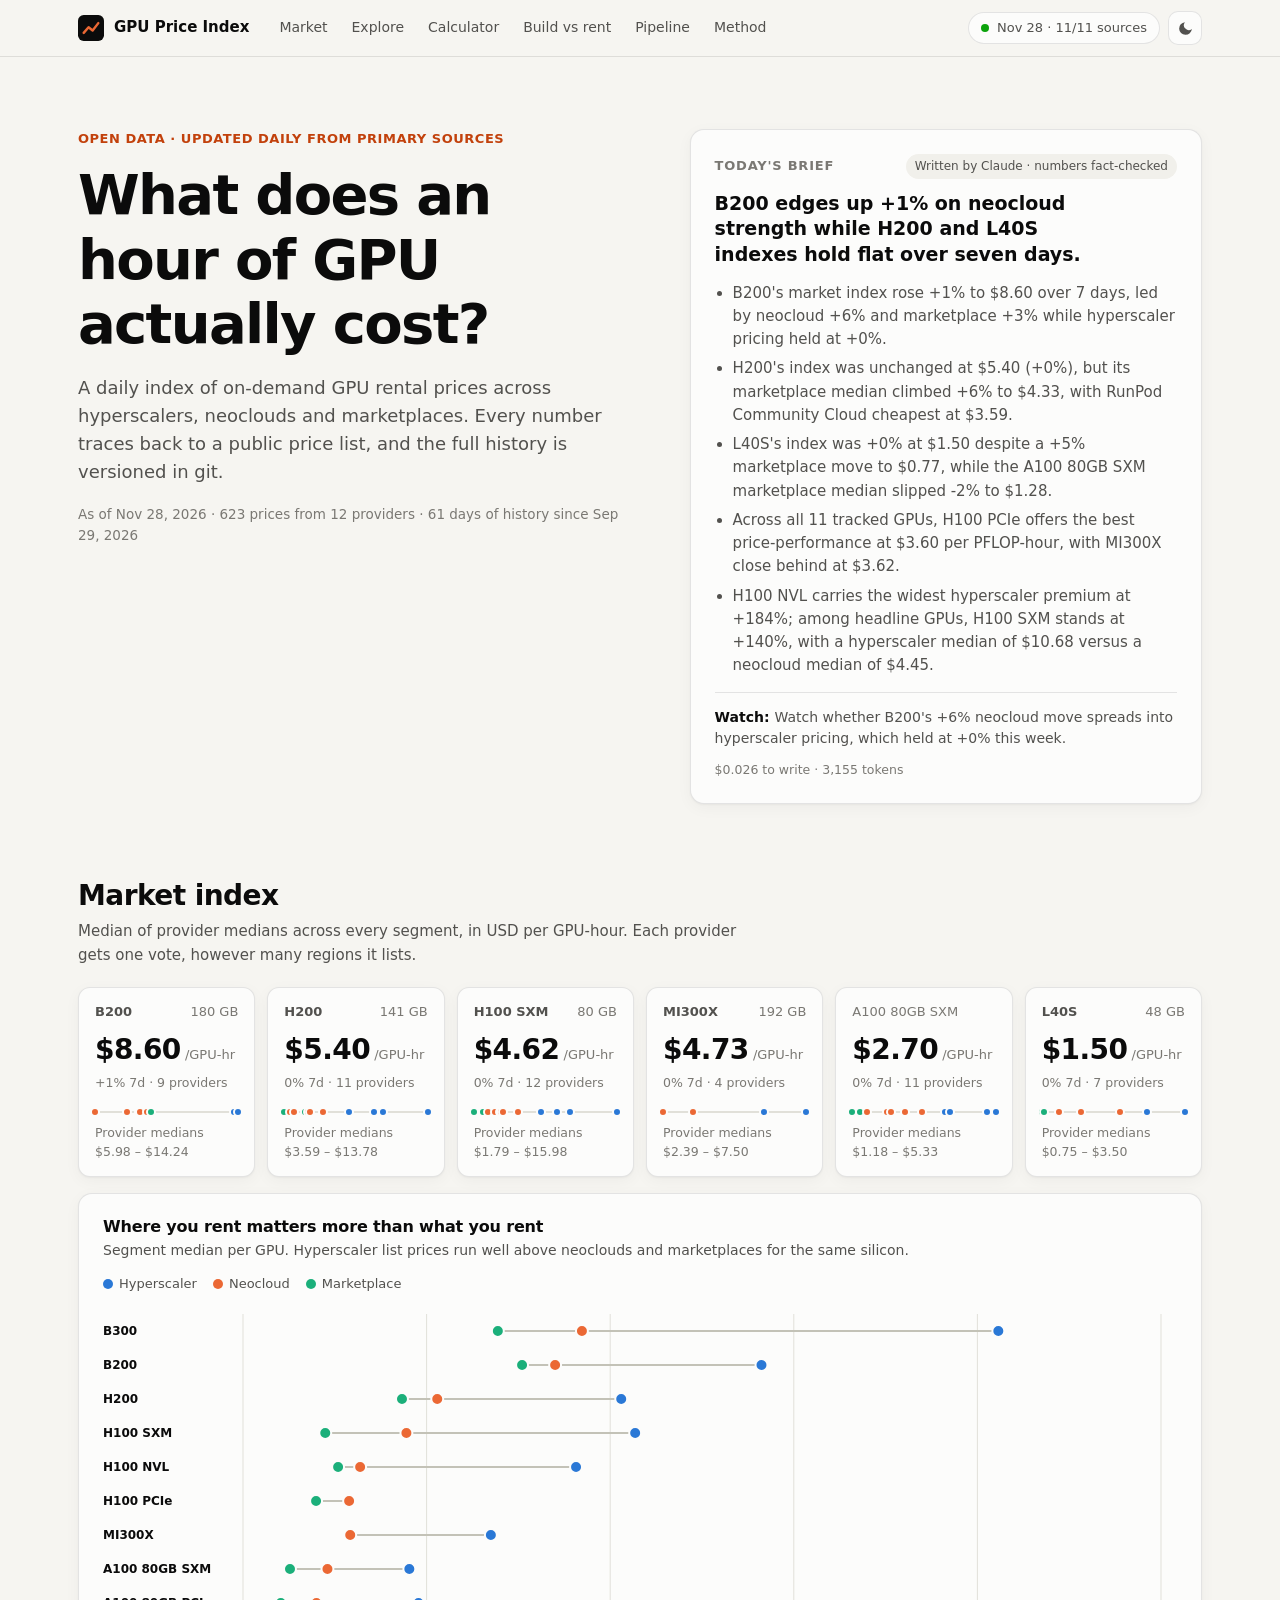
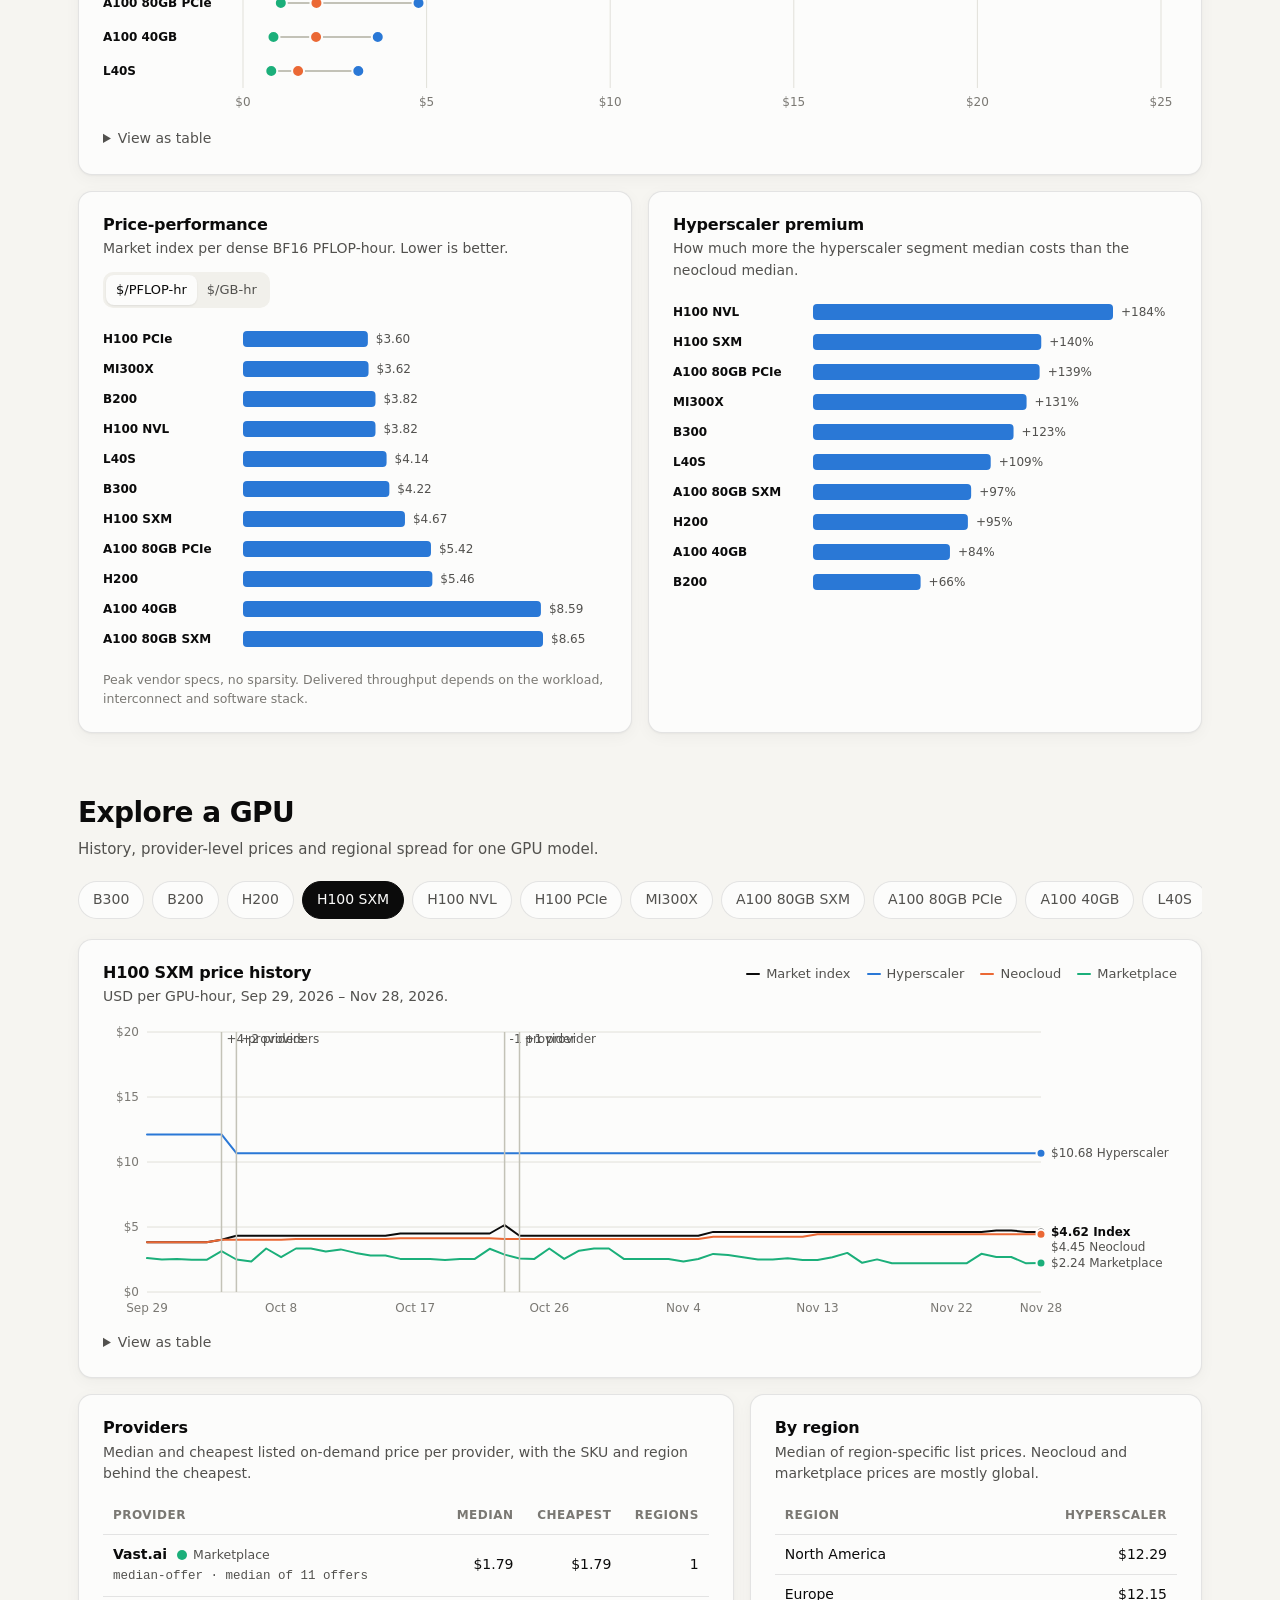
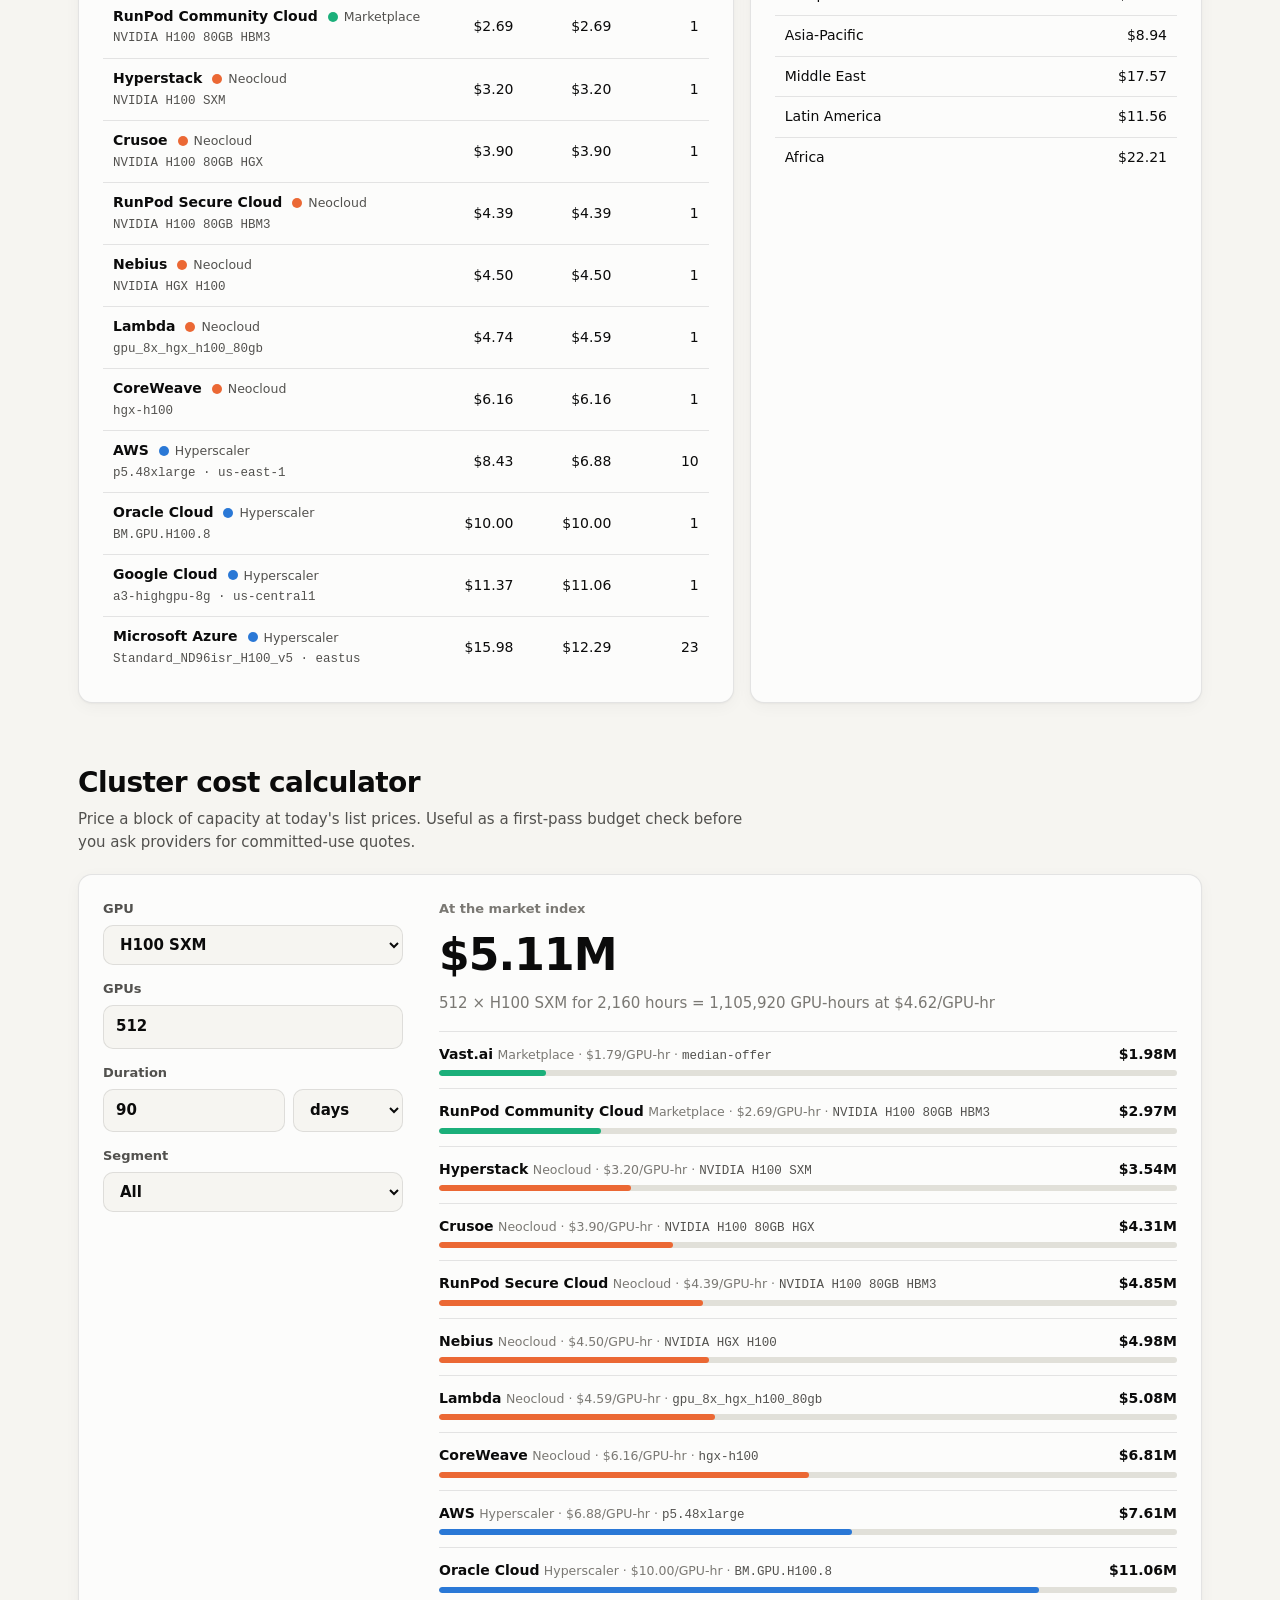
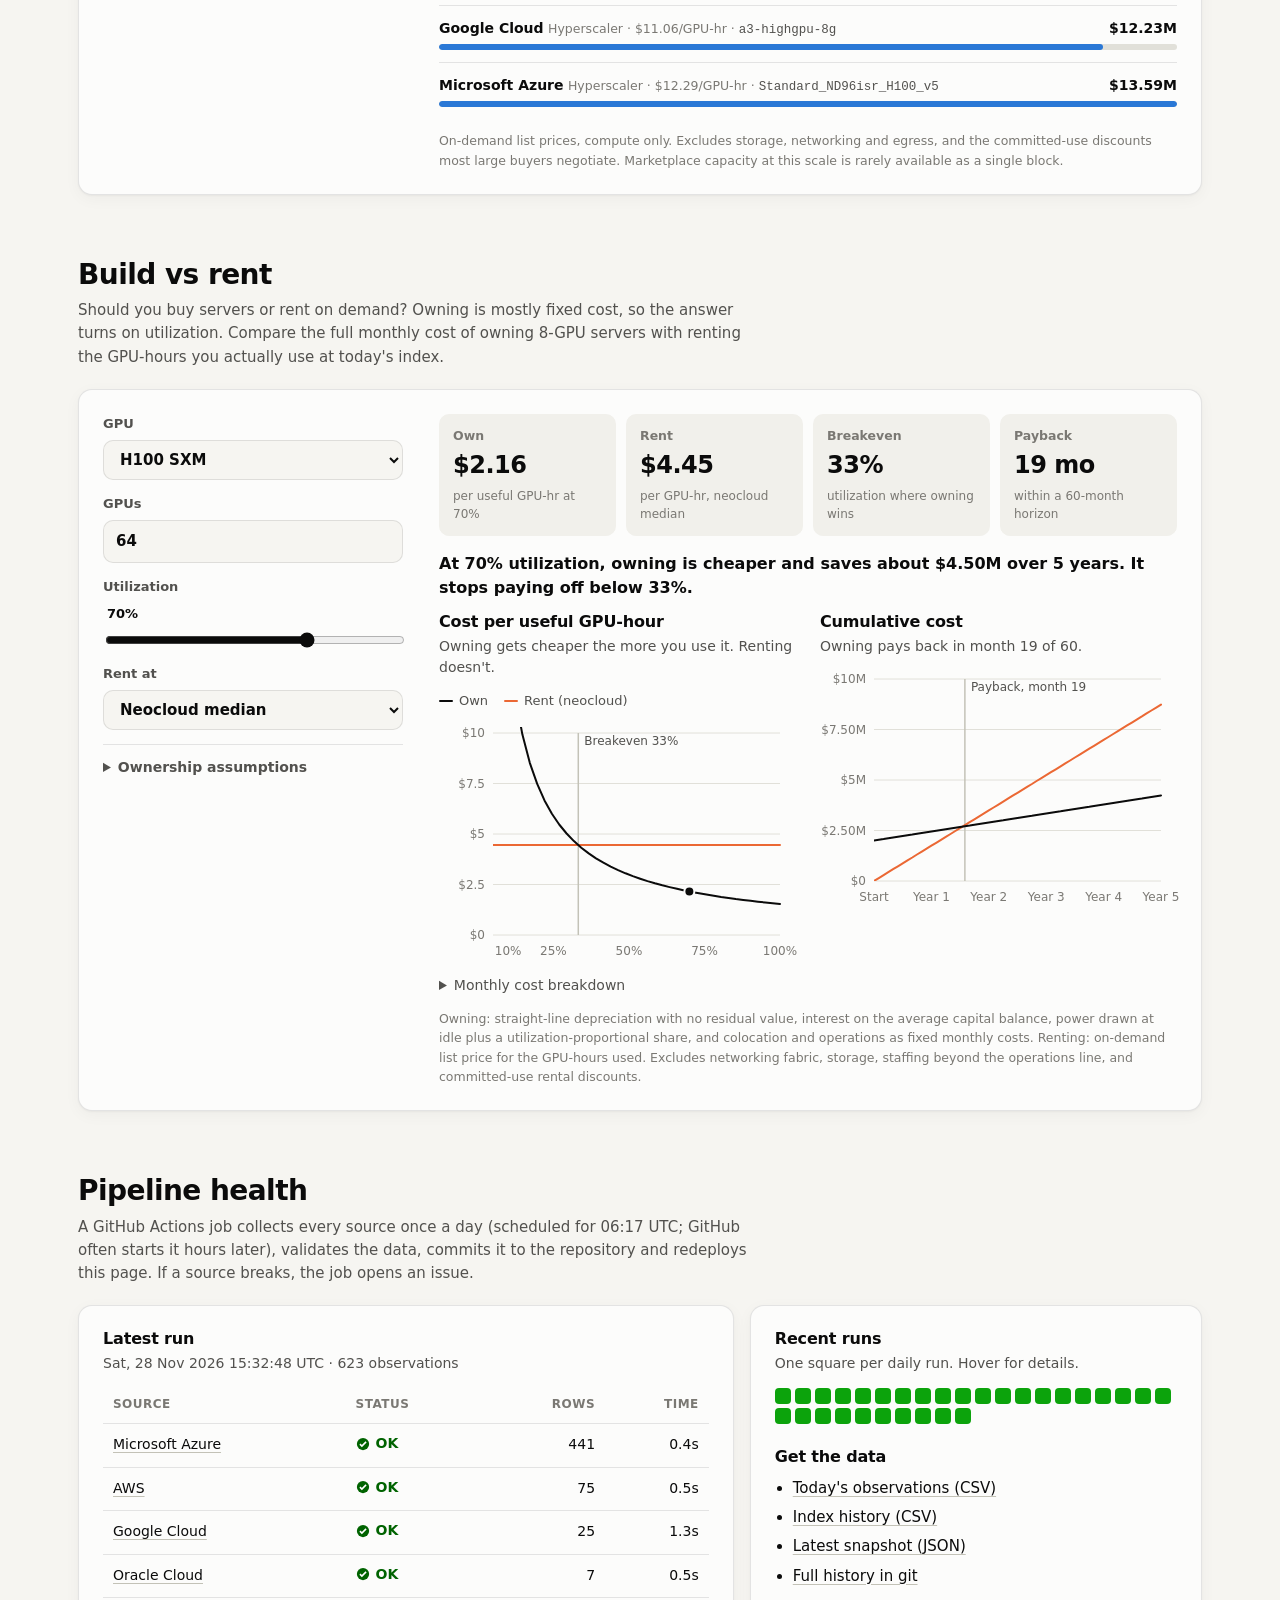
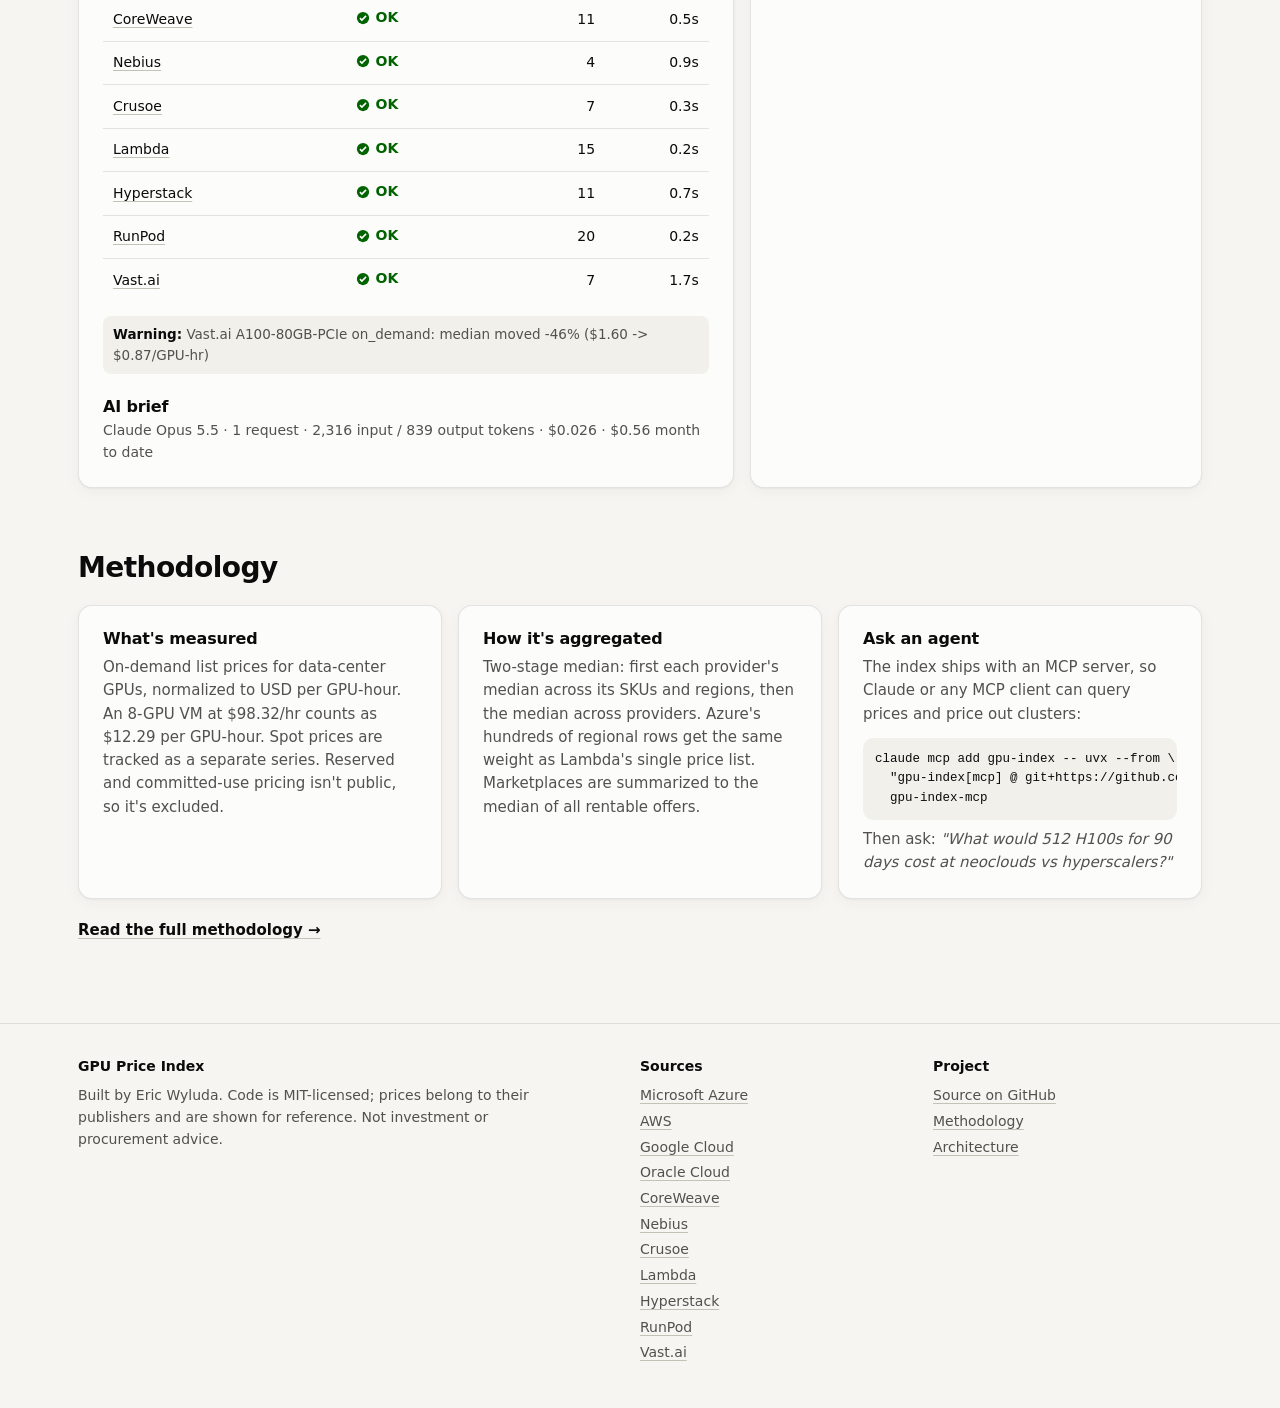
<file: site/index.html>
<!doctype html>
<html lang="en">
<head>
  <meta charset="utf-8">
  <meta name="viewport" content="width=device-width, initial-scale=1">
  <title>GPU Price Index</title>
  <meta name="description" content="An open, daily index of GPU rental prices across hyperscalers, neoclouds and marketplaces, built from primary sources.">
  <meta property="og:title" content="GPU Price Index">
  <meta property="og:description" content="Daily H100, H200, B200, MI300X and A100 rental prices from 12 providers across hyperscalers, neoclouds and marketplaces, with history, a cluster cost calculator and build-vs-rent analysis.">
  <meta property="og:type" content="website">
  <meta property="og:url" content="https://ewyluda.github.io/gpu-price-index/">
  <meta property="og:image" content="https://ewyluda.github.io/gpu-price-index/og.png">
  <meta property="og:image:width" content="1280">
  <meta property="og:image:height" content="640">
  <meta property="og:image:alt" content="GPU Price Index: what does an hour of GPU actually cost?">
  <meta name="twitter:card" content="summary_large_image">
  <link rel="canonical" href="https://ewyluda.github.io/gpu-price-index/">
  <link rel="icon" href="data:image/svg+xml,%3Csvg xmlns='http://www.w3.org/2000/svg' viewBox='0 0 32 32'%3E%3Crect width='32' height='32' rx='7' fill='%230b0b0b'/%3E%3Cpath d='M7 22l6-7 5 4 7-9' stroke='%23eb6834' stroke-width='3' fill='none' stroke-linecap='round' stroke-linejoin='round'/%3E%3C/svg%3E">
  <link rel="stylesheet" href="styles.css">
  <script>
    try {
      const t = new URLSearchParams(location.search).get("theme") || localStorage.getItem("theme");
      if (t === "light" || t === "dark") document.documentElement.dataset.theme = t;
    } catch (_) {}
  </script>
  <script type="module" src="app.js"></script>
</head>
<body>
  <a class="skip" href="#main">Skip to content</a>
  <header class="topbar">
    <div class="wrap topbar-inner">
      <a class="brand" href="#top" aria-label="GPU Price Index home">
        <svg viewBox="0 0 32 32" aria-hidden="true"><rect width="32" height="32" rx="7"/><path d="M7 22l6-7 5 4 7-9"/></svg>
        <span>GPU Price Index</span>
      </a>
      <nav class="nav" aria-label="Sections">
        <a href="#market">Market</a>
        <a href="#explore">Explore</a>
        <a href="#calculator">Calculator</a>
        <a href="#own">Build vs rent</a>
        <a href="#pipeline">Pipeline</a>
        <a href="#method">Method</a>
      </nav>
      <div class="topbar-right">
        <a id="status-pill" class="pill" href="#pipeline"><span class="dot"></span><span>Loading…</span></a>
        <button id="theme-toggle" class="icon-btn" type="button" aria-label="Toggle dark mode">
          <svg viewBox="0 0 24 24" aria-hidden="true"><path d="M21 12.8A9 9 0 1 1 11.2 3a7 7 0 0 0 9.8 9.8z"/></svg>
        </button>
      </div>
    </div>
  </header>

  <main id="main">
    <section class="hero wrap" id="top">
      <div class="hero-copy">
        <p class="eyebrow">Open data · updated daily from primary sources</p>
        <h1>What does an hour of GPU actually cost?</h1>
        <p class="lede">A daily index of on-demand GPU rental prices across hyperscalers, neoclouds and marketplaces. Every number traces back to a public price list, and the full history is versioned in git.</p>
        <p class="asof" id="asof"></p>
      </div>
      <article class="brief card" id="brief" aria-live="polite">
        <div class="brief-head">
          <h2>Today's brief</h2>
          <span class="badge" id="brief-badge"></span>
        </div>
        <p class="brief-headline" id="brief-headline"></p>
        <ul id="brief-bullets"></ul>
        <p class="brief-watch" id="brief-watch"></p>
        <p class="brief-cost" id="brief-cost" hidden></p>
      </article>
    </section>

    <section class="wrap section" id="market" aria-labelledby="market-title">
      <div class="section-head">
        <h2 id="market-title">Market index</h2>
        <p>Median of provider medians across every segment, in USD per GPU-hour. Each provider gets one vote, however many regions it lists.</p>
      </div>
      <div class="tiles" id="tiles"></div>

      <div class="card chart-card">
        <div class="chart-head">
          <div>
            <h3>Where you rent matters more than what you rent</h3>
            <p class="sub">Segment median per GPU. Hyperscaler list prices run well above neoclouds and marketplaces for the same silicon.</p>
          </div>
          <div class="legend" aria-hidden="true">
            <span><i class="sw sw-hyperscaler"></i>Hyperscaler</span>
            <span><i class="sw sw-neocloud"></i>Neocloud</span>
            <span><i class="sw sw-marketplace"></i>Marketplace</span>
          </div>
        </div>
        <div id="ladder" class="chart" role="img" aria-label="Dot plot of segment prices per GPU"></div>
        <details class="table-view"><summary>View as table</summary><div id="ladder-table"></div></details>
      </div>

      <div class="grid-2">
        <div class="card chart-card">
          <div class="chart-head">
            <div>
              <h3>Price-performance</h3>
              <p class="sub" id="perf-sub">Market index per dense BF16 PFLOP-hour. Lower is better.</p>
            </div>
            <div class="seg-control" role="group" aria-label="Price-performance metric">
              <button type="button" data-metric="pflop" aria-pressed="true">$/PFLOP-hr</button>
              <button type="button" data-metric="memory" aria-pressed="false">$/GB-hr</button>
            </div>
          </div>
          <div id="perf" class="chart"></div>
          <p class="footnote">Peak vendor specs, no sparsity. Delivered throughput depends on the workload, interconnect and software stack.</p>
        </div>
        <div class="card chart-card">
          <div class="chart-head">
            <div>
              <h3>Hyperscaler premium</h3>
              <p class="sub">How much more the hyperscaler segment median costs than the neocloud median.</p>
            </div>
          </div>
          <div id="premium" class="chart"></div>
        </div>
      </div>
    </section>

    <section class="wrap section" id="explore" aria-labelledby="explore-title">
      <div class="section-head">
        <h2 id="explore-title">Explore a GPU</h2>
        <p>History, provider-level prices and regional spread for one GPU model.</p>
      </div>
      <div class="filter-row" role="radiogroup" aria-label="GPU model" id="gpu-picker"></div>

      <div class="card chart-card">
        <div class="chart-head">
          <div>
            <h3 id="history-title">Price history</h3>
            <p class="sub" id="history-sub"></p>
          </div>
          <div class="legend" id="history-legend" aria-hidden="true"></div>
        </div>
        <div id="history" class="chart"></div>
        <details class="table-view"><summary>View as table</summary><div id="history-table"></div></details>
      </div>

      <div class="grid-2 grid-wide-left">
        <div class="card">
          <h3>Providers</h3>
          <p class="sub">Median and cheapest listed on-demand price per provider, with the SKU and region behind the cheapest.</p>
          <div class="table-wrap" id="providers"></div>
        </div>
        <div class="card">
          <h3>By region</h3>
          <p class="sub">Median of region-specific list prices. Neocloud and marketplace prices are mostly global.</p>
          <div class="table-wrap" id="regional"></div>
        </div>
      </div>
    </section>

    <section class="wrap section" id="calculator" aria-labelledby="calc-title">
      <div class="section-head">
        <h2 id="calc-title">Cluster cost calculator</h2>
        <p>Price a block of capacity at today's list prices. Useful as a first-pass budget check before you ask providers for committed-use quotes.</p>
      </div>
      <div class="card calc">
        <form id="calc-form" class="calc-form" autocomplete="off">
          <label>GPU<select id="calc-gpu" name="gpu"></select></label>
          <label>GPUs<input id="calc-count" name="count" type="number" inputmode="numeric" min="1" step="1" value="512"></label>
          <label>Duration
            <span class="joined">
              <input id="calc-duration" name="duration" type="number" inputmode="decimal" min="1" step="1" value="90">
              <select id="calc-unit" name="unit">
                <option value="1">hours</option>
                <option value="24" selected>days</option>
                <option value="730">months</option>
              </select>
            </span>
          </label>
          <label>Segment
            <select id="calc-segment" name="segment">
              <option value="">All</option>
              <option value="hyperscaler">Hyperscaler</option>
              <option value="neocloud">Neocloud</option>
              <option value="marketplace">Marketplace</option>
            </select>
          </label>
        </form>
        <div class="calc-result">
          <div class="calc-hero">
            <span class="label">At the market index</span>
            <strong id="calc-total"></strong>
            <span class="muted" id="calc-detail"></span>
          </div>
          <div id="calc-quotes"></div>
          <p class="footnote">On-demand list prices, compute only. Excludes storage, networking and egress, and the committed-use discounts most large buyers negotiate. Marketplace capacity at this scale is rarely available as a single block.</p>
        </div>
      </div>
    </section>

    <section class="wrap section" id="own" aria-labelledby="own-title">
      <div class="section-head">
        <h2 id="own-title">Build vs rent</h2>
        <p>Should you buy servers or rent on demand? Owning is mostly fixed cost, so the answer turns on utilization. Compare the full monthly cost of owning 8-GPU servers with renting the GPU-hours you actually use at today's index.</p>
      </div>
      <div class="card calc">
        <form id="own-form" class="calc-form" autocomplete="off">
          <label>GPU<select id="own-gpu" name="gpu"></select></label>
          <label>GPUs<input id="own-count" name="count" type="number" inputmode="numeric" min="1" step="8" value="64"></label>
          <label>Utilization <output id="own-util-out" for="own-util">70%</output>
            <input id="own-util" name="util" type="range" min="5" max="100" step="1" value="70">
          </label>
          <label>Rent at
            <select id="own-segment" name="segment">
              <option value="neocloud">Neocloud median</option>
              <option value="index">Market index</option>
              <option value="hyperscaler">Hyperscaler median</option>
              <option value="marketplace">Marketplace median</option>
            </select>
          </label>
          <details class="assumptions">
            <summary>Ownership assumptions</summary>
            <p class="footnote">Server price and power are illustrative placeholders. Enter your vendor quote and contracted rates for a real decision.</p>
            <div class="assumption-grid">
              <label>Server price (8 GPUs)<input data-key="capex_per_server_usd" type="number" min="1000" step="1000"></label>
              <label>Server power (kW)<input data-key="server_kw" type="number" min="0.1" step="0.1"></label>
              <label>Depreciation (years)<input data-key="depreciation_years" type="number" min="1" max="10" step="0.5"></label>
              <label>Cost of capital (%)<input data-key="cost_of_capital" data-pct type="number" min="0" max="50" step="0.5"></label>
              <label>PUE<input data-key="pue" type="number" min="1" max="3" step="0.05"></label>
              <label>Electricity ($/kWh)<input data-key="power_usd_per_kwh" type="number" min="0" step="0.005"></label>
              <label>Colocation ($/kW-month)<input data-key="colo_usd_per_kw_month" type="number" min="0" step="5"></label>
              <label>Operations (% of capex/yr)<input data-key="ops_pct_per_year" data-pct type="number" min="0" max="50" step="0.5"></label>
            </div>
            <button type="button" class="link-btn" id="own-reset">Reset to defaults</button>
          </details>
        </form>
        <div class="calc-result">
          <div class="own-tiles" id="own-tiles"></div>
          <p class="own-verdict" id="own-verdict" aria-live="polite"></p>
          <div class="grid-2 own-charts">
            <div>
              <div class="chart-head">
                <div>
                  <h3>Cost per useful GPU-hour</h3>
                  <p class="sub">Owning gets cheaper the more you use it. Renting doesn't.</p>
                </div>
                <div class="legend" id="own-legend" aria-hidden="true"></div>
              </div>
              <div id="own-curve" class="chart"></div>
            </div>
            <div>
              <div class="chart-head">
                <div>
                  <h3>Cumulative cost</h3>
                  <p class="sub" id="own-cum-sub"></p>
                </div>
              </div>
              <div id="own-cum" class="chart"></div>
            </div>
          </div>
          <details class="table-view"><summary>Monthly cost breakdown</summary><div id="own-breakdown"></div></details>
          <p class="footnote">Owning: straight-line depreciation with no residual value, interest on the average capital balance, power drawn at idle plus a utilization-proportional share, and colocation and operations as fixed monthly costs. Renting: on-demand list price for the GPU-hours used. Excludes networking fabric, storage, staffing beyond the operations line, and committed-use rental discounts.</p>
        </div>
      </div>
    </section>

    <section class="wrap section" id="pipeline" aria-labelledby="pipeline-title">
      <div class="section-head">
        <h2 id="pipeline-title">Pipeline health</h2>
        <p>A GitHub Actions job collects every source once a day (scheduled for 06:17 UTC; GitHub often starts it hours later), validates the data, commits it to the repository and redeploys this page. If a source breaks, the job opens an issue.</p>
      </div>
      <div class="grid-2 grid-wide-left">
        <div class="card">
          <h3>Latest run</h3>
          <p class="sub" id="run-sub"></p>
          <div class="table-wrap" id="sources"></div>
          <div id="validation"></div>
          <h3 class="mt">AI brief</h3>
          <p class="sub" id="ai-usage">No Claude usage recorded for today's brief.</p>
        </div>
        <div class="card">
          <h3>Recent runs</h3>
          <p class="sub">One square per daily run. Hover for details.</p>
          <div id="runs" class="runs"></div>
          <h3 class="mt">Get the data</h3>
          <ul class="downloads">
            <li><a href="data/observations-latest.csv" download>Today's observations (CSV)</a></li>
            <li><a href="data/index-history.csv" download>Index history (CSV)</a></li>
            <li><a href="data/latest.json">Latest snapshot (JSON)</a></li>
            <li><a href="https://github.com/ewyluda/gpu-price-index/tree/main/data/observations">Full history in git</a></li>
          </ul>
        </div>
      </div>
    </section>

    <section class="wrap section" id="method" aria-labelledby="method-title">
      <div class="section-head">
        <h2 id="method-title">Methodology</h2>
      </div>
      <div class="grid-3">
        <div class="card prose">
          <h3>What's measured</h3>
          <p>On-demand list prices for data-center GPUs, normalized to USD per GPU-hour. An 8-GPU VM at $98.32/hr counts as $12.29 per GPU-hour. Spot prices are tracked as a separate series. Reserved and committed-use pricing isn't public, so it's excluded.</p>
        </div>
        <div class="card prose">
          <h3>How it's aggregated</h3>
          <p>Two-stage median: first each provider's median across its SKUs and regions, then the median across providers. Azure's hundreds of regional rows get the same weight as Lambda's single price list. Marketplaces are summarized to the median of all rentable offers.</p>
        </div>
        <div class="card prose">
          <h3>Ask an agent</h3>
          <p>The index ships with an MCP server, so Claude or any MCP client can query prices and price out clusters:</p>
          <pre><code>claude mcp add gpu-index -- uvx --from \
  "gpu-index[mcp] @ git+https://github.com/ewyluda/gpu-price-index" \
  gpu-index-mcp</code></pre>
          <p>Then ask: <em>"What would 512 H100s for 90 days cost at neoclouds vs hyperscalers?"</em></p>
        </div>
      </div>
      <p class="method-link"><a href="https://github.com/ewyluda/gpu-price-index/blob/main/docs/methodology.md">Read the full methodology →</a></p>
    </section>
  </main>

  <footer class="footer">
    <div class="wrap footer-inner">
      <div>
        <strong>GPU Price Index</strong>
        <p>Built by Eric Wyluda. Code is MIT-licensed; prices belong to their publishers and are shown for reference. Not investment or procurement advice.</p>
      </div>
      <div>
        <strong>Sources</strong>
        <ul id="source-links"></ul>
      </div>
      <div>
        <strong>Project</strong>
        <ul>
          <li><a href="https://github.com/ewyluda/gpu-price-index">Source on GitHub</a></li>
          <li><a href="https://github.com/ewyluda/gpu-price-index/blob/main/docs/methodology.md">Methodology</a></li>
          <li><a href="https://github.com/ewyluda/gpu-price-index/blob/main/docs/architecture.md">Architecture</a></li>
        </ul>
      </div>
    </div>
  </footer>
  <div id="tooltip" class="tooltip" role="status" hidden></div>
</body>
</html>
</file>
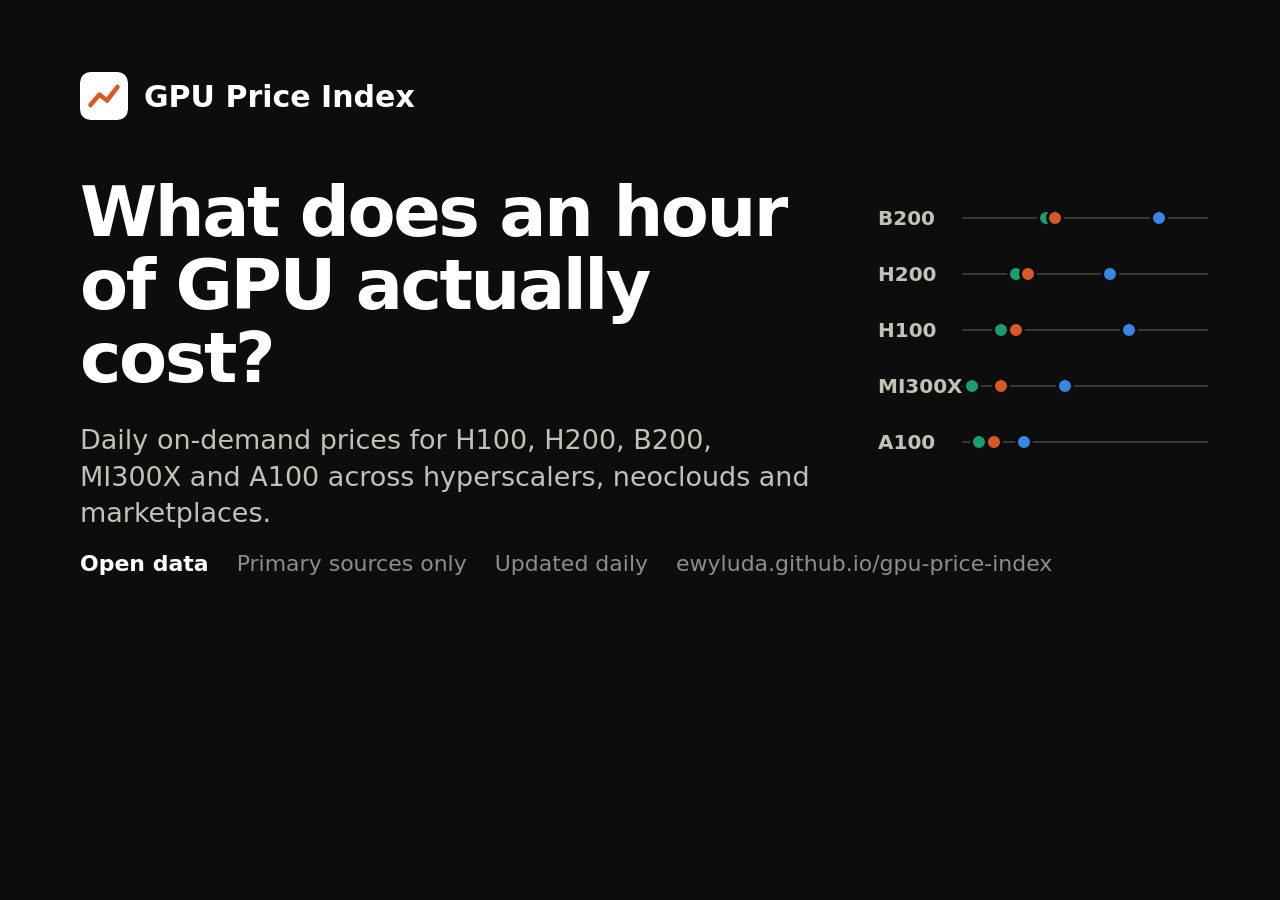
<file: docs/img/social-preview.html>
<!doctype html><html><head><meta charset="utf-8"><style>
*{box-sizing:border-box;margin:0}
body{width:1280px;height:640px;background:#0d0d0d;color:#fff;font-family:system-ui,-apple-system,"Segoe UI",sans-serif;padding:72px 80px;position:relative;overflow:hidden}
.brand{display:flex;align-items:center;gap:16px;font-size:30px;font-weight:700}
.brand svg{width:48px;height:48px}
h1{font-size:70px;line-height:1.04;letter-spacing:-0.035em;font-weight:760;margin-top:56px;max-width:760px}
p{font-size:27px;color:#c3c2b7;margin-top:28px;max-width:740px;line-height:1.35}
.foot{position:absolute;left:80px;bottom:64px;font-size:22px;color:#8f8d86;display:flex;gap:28px}
.foot b{color:#fff;font-weight:600}
.plot{position:absolute;right:72px;top:190px;width:330px}
.row{display:flex;align-items:center;height:56px;position:relative}
.row span{width:84px;font-size:20px;font-weight:650;color:#c3c2b7}
.track{position:relative;flex:1;height:2px;background:#383835}
.track i{position:absolute;top:-8px;width:18px;height:18px;border-radius:50%;border:3px solid #0d0d0d;margin-left:-9px}
.h{background:#3987e5}.n{background:#d95926}.m{background:#199e70}
</style></head><body>
<div class="brand"><svg viewBox="0 0 32 32"><rect width="32" height="32" rx="7" fill="#fff"/><path d="M7 22l6-7 5 4 7-9" stroke="#d95926" stroke-width="3" fill="none" stroke-linecap="round" stroke-linejoin="round"/></svg>GPU Price Index</div>
<h1>What does an hour of GPU actually cost?</h1>
<p>Daily on-demand prices for H100, H200, B200, MI300X and A100 across hyperscalers, neoclouds and marketplaces.</p>
<div class="plot">
 <div class="row"><span>B200</span><div class="track"><i class="m" style="left:34%"></i><i class="n" style="left:38%"></i><i class="h" style="left:80%"></i></div></div>
 <div class="row"><span>H200</span><div class="track"><i class="m" style="left:22%"></i><i class="n" style="left:27%"></i><i class="h" style="left:60%"></i></div></div>
 <div class="row"><span>H100</span><div class="track"><i class="m" style="left:16%"></i><i class="n" style="left:22%"></i><i class="h" style="left:68%"></i></div></div>
 <div class="row"><span>MI300X</span><div class="track"><i class="m" style="left:4%"></i><i class="n" style="left:16%"></i><i class="h" style="left:42%"></i></div></div>
 <div class="row"><span>A100</span><div class="track"><i class="m" style="left:7%"></i><i class="n" style="left:13%"></i><i class="h" style="left:25%"></i></div></div>
</div>
<div class="foot"><span><b>Open data</b></span><span>Primary sources only</span><span>Updated daily</span><span>ewyluda.github.io/gpu-price-index</span></div>
</body></html>
</file>
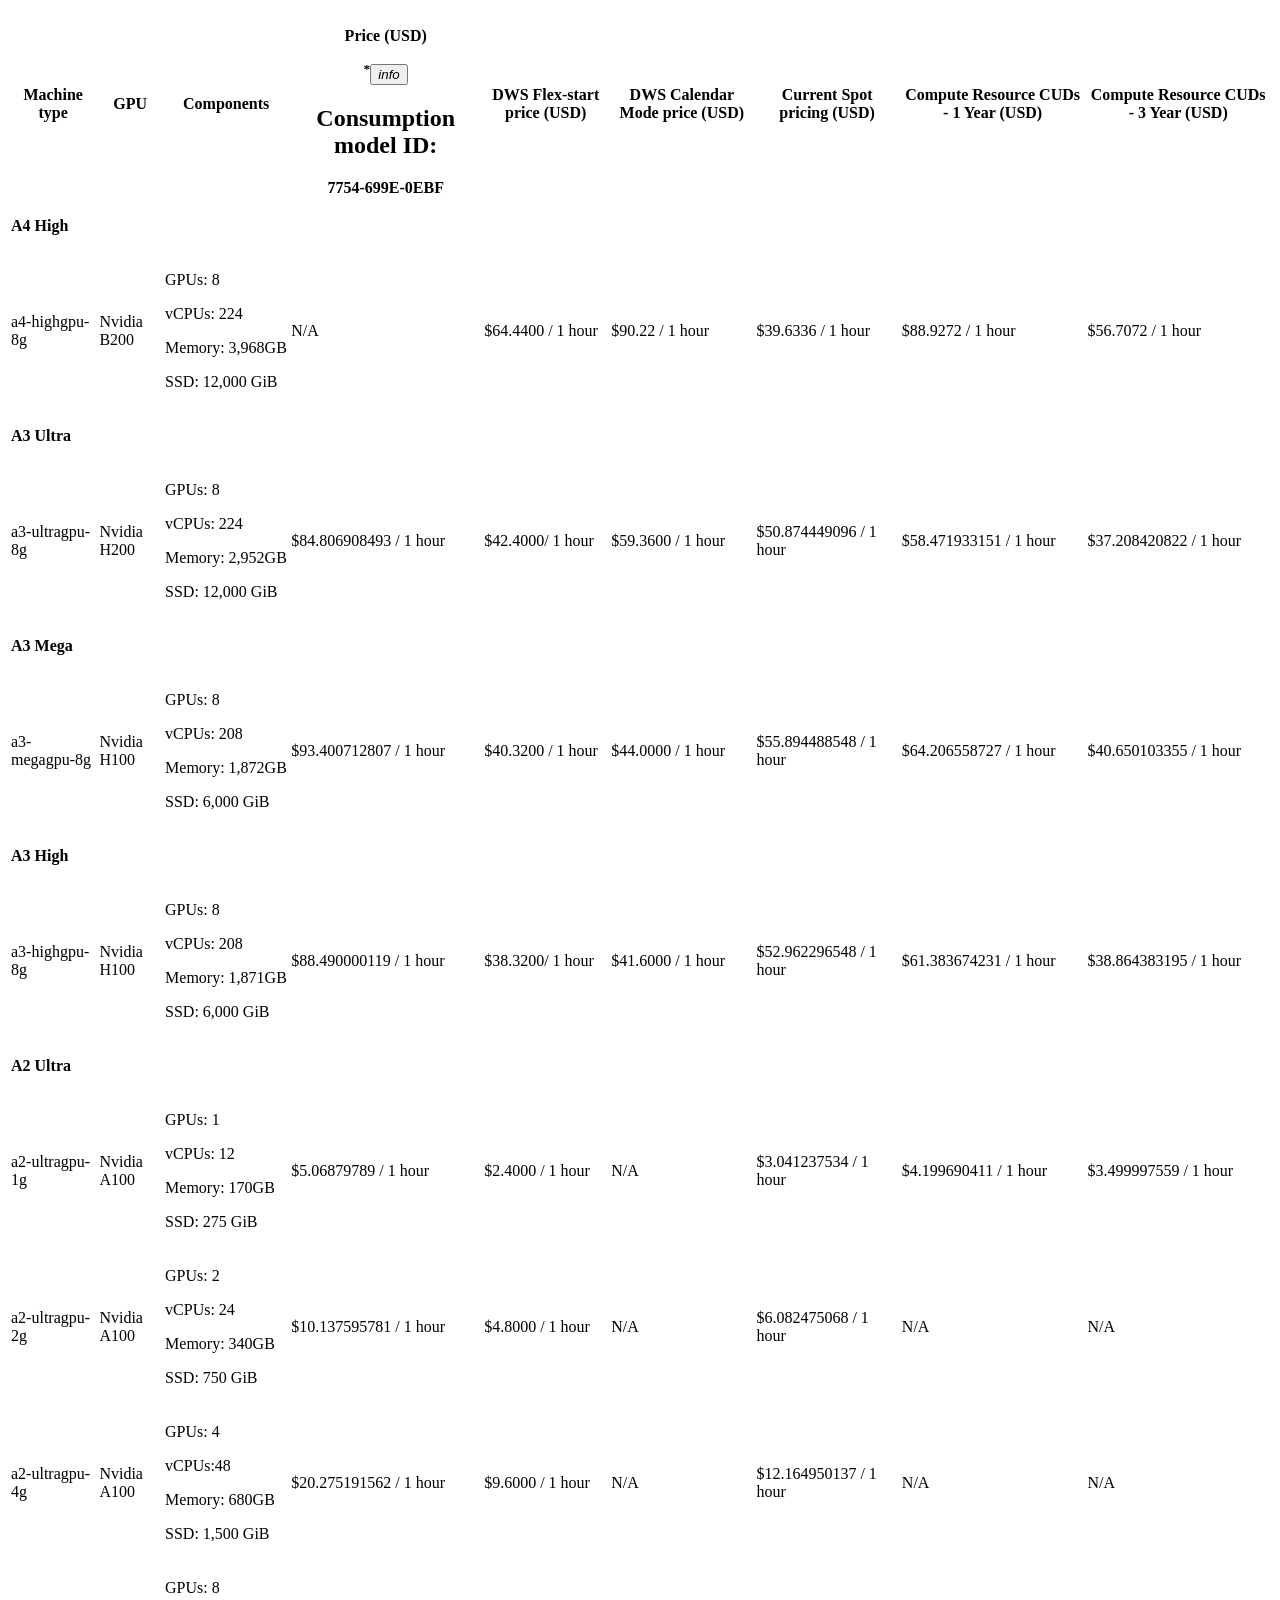
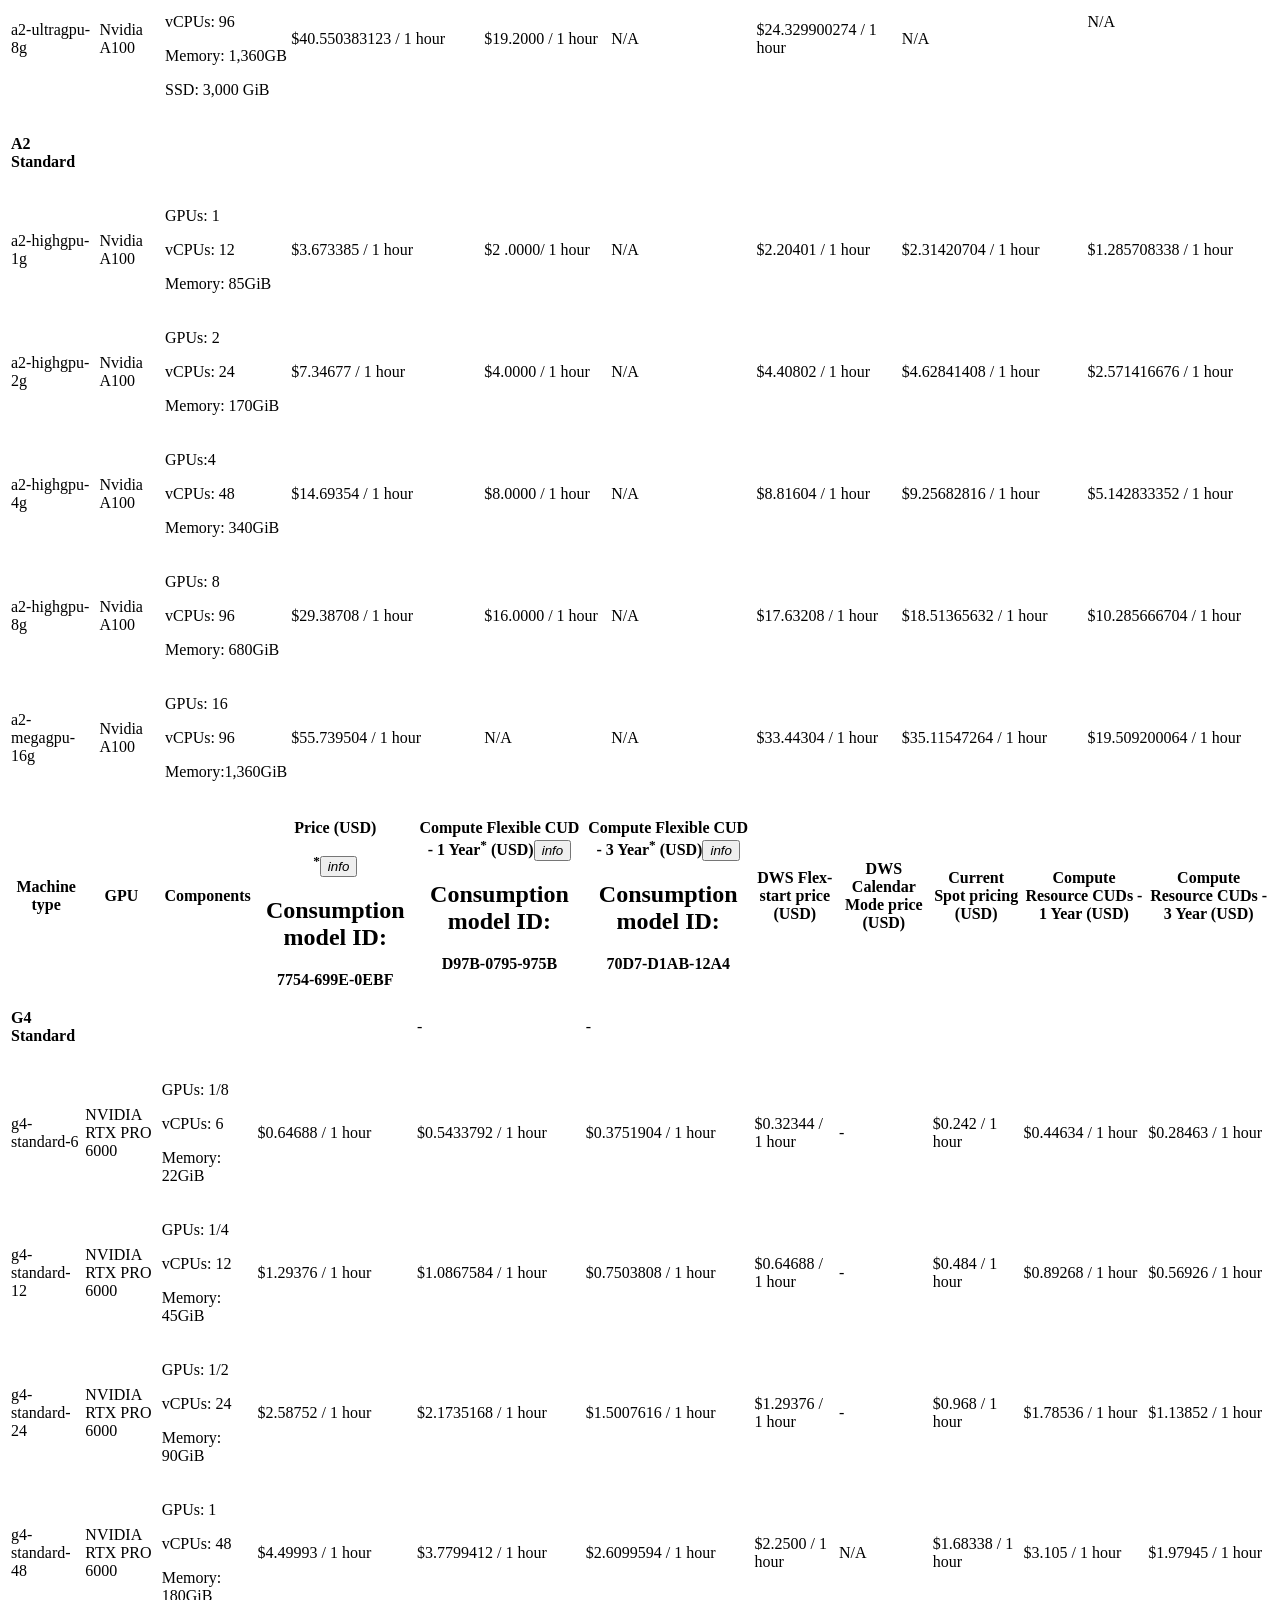
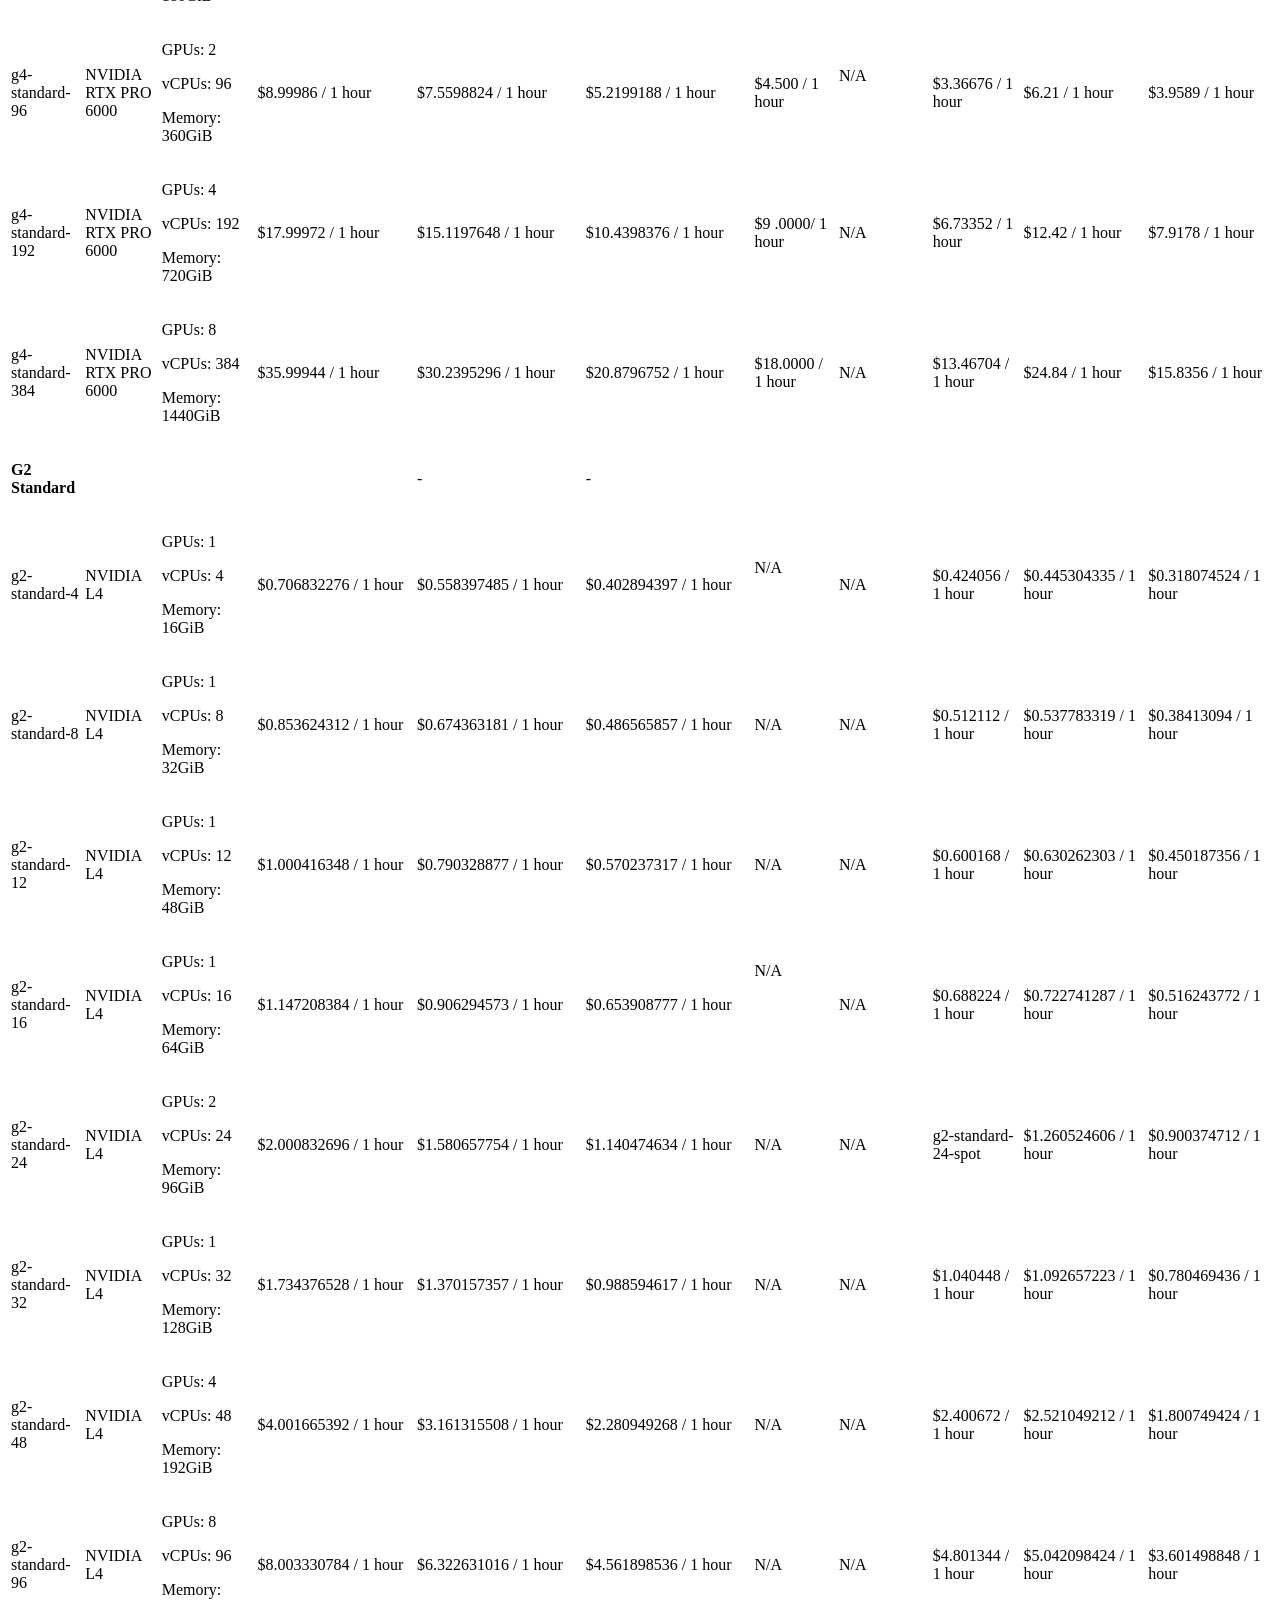
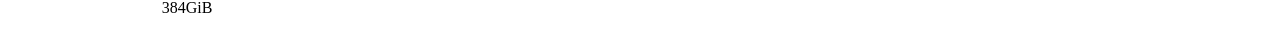
<file: tests/fixtures/gcp.html>
<!doctype html><html><body>
<table class="nooFgd vkBABc SDBnWc"><tr class="YXefId" ssk="15:tableHeaderRow0"><th class="tPeuWb" colspan="1" rowspan="1" ssk="17:tableHeaderCell00"><div class="" data-unique-id="ucj-2"><p>Machine type</p></div></th><th class="tPeuWb" colspan="1" rowspan="1" ssk="17:tableHeaderCell01"><div class="" data-unique-id="ucj-3"><p>GPU</p></div></th><th class="tPeuWb" colspan="1" rowspan="1" ssk="17:tableHeaderCell02"><div class="" data-unique-id="ucj-4"><p>Components</p></div></th><th class="tPeuWb" colspan="1" rowspan="1" ssk="17:tableHeaderCell03"><div class="BzJWme" data-unique-id="ucj-5"><p>Price (USD)</p><sup>*</sup><span class="HPTfYd-suEOdc-sM5MNb-OWXEXe-nzrxxc" data-is-tooltip-wrapper="true"><button aria-label="tooltip" class="pYTkkf-Bz112c-LgbsSe CX709b" data-idom-class="CX709b" data-tooltip-enabled="true" data-tooltip-hoist-to-body="true" data-tooltip-id="ucj-5" data-tooltip-is-persistent="true" data-tooltip-is-rich="true" data-use-native-focus-logic="true" jsaction="click:h5M12e;clickmod:h5M12e;pointerdown:FEiYhc;pointerup:mF5Elf;pointerenter:EX0mI;pointerleave:vpvbp;pointercancel:xyn4sd;contextmenu:xexox;focus:h06R8; blur:zjh6rb;mlnRJb:fLiPzd;" jscontroller="PIVayb"><span class="XjoK4b pYTkkf-Bz112c-UHGRz"></span><span class="UTNHae" jsaction="QBlI0e:u4uo5d;BTifte:aV6zj;nqgE9d:f6959e;fHTtBd:ynrQde" jscontroller="LBaJxb" jsname="m9ZlFb" soy-skip="" ssk="6:RWVI5c"></span><span aria-hidden="true" class="pYTkkf-Bz112c-kBDsod-Rtc0Jf" jsname="S5tZuc"><i aria-hidden="true" class="google-material-icons notranslate">info</i></span><div class="pYTkkf-Bz112c-RLmnJb"></div></button><div class="HPTfYd-suEOdc HPTfYd-suEOdc-OWXEXe-nzrxxc VL18uc" data-mdc-tooltip-persistent="true" data-title-id-disregard="ucj-6" id="ucj-5" jsaction="BfpAHf:TCTP9d;Nwyqre:DsZxZc; transitionend:e204de;" jscontroller="VBl5Ff" jsshadow="" role="status" tabindex="-1"><span class="MMvswb HPTfYd-z59Tgd-cGMI2b-BFbNVe HPTfYd-z59Tgd-OiiCO"><span class="OLCwg"></span></span><div aria-hidden="true" class="HPTfYd-z59Tgd HPTfYd-z59Tgd-OiiCO" jsname="ebgt1d"><span class="MMvswb"><span class="OLCwg"></span></span><h2 class="HPTfYd-MlC99b" id="ucj-6">Consumption model ID:</h2><div class="HPTfYd-IqDDtd" jsslot="">7754-699E-0EBF</div></div></div></span></div></th><th class="tPeuWb" colspan="1" rowspan="1" ssk="17:tableHeaderCell04"><div class="" data-unique-id="ucj-7"><p>DWS Flex-start price (USD)</p></div></th><th class="tPeuWb" colspan="1" rowspan="1" ssk="17:tableHeaderCell05"><div class="" data-unique-id="ucj-8"><p>DWS Calendar Mode price (USD)</p></div></th><th class="tPeuWb" colspan="1" rowspan="1" ssk="17:tableHeaderCell06"><div class="" data-unique-id="ucj-9"><p>Current Spot pricing (USD)</p></div></th><th class="tPeuWb" colspan="1" rowspan="1" ssk="17:tableHeaderCell07"><div class="" data-unique-id="ucj-10"><p>Compute Resource CUDs - 1 Year (USD)</p></div></th><th class="tPeuWb" colspan="1" rowspan="1" ssk="17:tableHeaderCell08"><div class="" data-unique-id="ucj-11"><p>Compute Resource CUDs - 3 Year (USD)</p></div></th></tr><tbody><tr class="YXefId" ssk="9:tableRow0"><td class="dXsTZe" colspan="1" rowspan="1" ssk="11:tableCell00"><p><b>A4 High</b></p></td><td class="dXsTZe" colspan="1" rowspan="1" ssk="11:tableCell01"></td><td class="dXsTZe" colspan="1" rowspan="1" ssk="11:tableCell02"></td><td class="dXsTZe" colspan="1" rowspan="1" ssk="11:tableCell03"></td><td class="dXsTZe" colspan="1" rowspan="1" ssk="11:tableCell04"></td><td class="dXsTZe" colspan="1" rowspan="1" ssk="11:tableCell05"></td><td class="dXsTZe" colspan="1" rowspan="1" ssk="11:tableCell06"></td><td class="dXsTZe" colspan="1" rowspan="1" ssk="11:tableCell07"></td><td class="dXsTZe" colspan="1" rowspan="1" ssk="11:tableCell08"></td></tr><tr class="YXefId" ssk="9:tableRow1"><td class="dXsTZe" colspan="1" rowspan="1" ssk="11:tableCell10"><p>a4-highgpu-8g</p></td><td class="dXsTZe" colspan="1" rowspan="1" ssk="11:tableCell11"><p>Nvidia B200</p></td><td class="dXsTZe" colspan="1" rowspan="1" ssk="11:tableCell12"><p>GPUs: 8</p><p>vCPUs: 224</p><p>Memory: 3,968GB</p><p>SSD: 12,000 GiB</p></td><td class="dXsTZe" colspan="1" rowspan="1" ssk="11:tableCell13"><p>N/A</p></td><td class="dXsTZe" colspan="1" rowspan="1" ssk="11:tableCell14"><p>$64.4400 / 1 hour</p></td><td class="dXsTZe" colspan="1" rowspan="1" ssk="11:tableCell15"><p>$90.22 / 1 hour</p></td><td class="dXsTZe" colspan="1" rowspan="1" ssk="11:tableCell16">$39.6336 / 1 hour</td><td class="dXsTZe" colspan="1" rowspan="1" ssk="11:tableCell17">$88.9272 / 1 hour</td><td class="dXsTZe" colspan="1" rowspan="1" ssk="11:tableCell18">$56.7072 / 1 hour</td></tr><tr class="YXefId" ssk="9:tableRow2"><td class="dXsTZe" colspan="1" rowspan="1" ssk="11:tableCell20"><p><b>A3 Ultra</b></p></td><td class="dXsTZe" colspan="1" rowspan="1" ssk="11:tableCell21"></td><td class="dXsTZe" colspan="1" rowspan="1" ssk="11:tableCell22"></td><td class="dXsTZe" colspan="1" rowspan="1" ssk="11:tableCell23"></td><td class="dXsTZe" colspan="1" rowspan="1" ssk="11:tableCell24"></td><td class="dXsTZe" colspan="1" rowspan="1" ssk="11:tableCell25"></td><td class="dXsTZe" colspan="1" rowspan="1" ssk="11:tableCell26"></td><td class="dXsTZe" colspan="1" rowspan="1" ssk="11:tableCell27"></td><td class="dXsTZe" colspan="1" rowspan="1" ssk="11:tableCell28"></td></tr><tr class="YXefId" ssk="9:tableRow3"><td class="dXsTZe" colspan="1" rowspan="1" ssk="11:tableCell30"><p>a3-ultragpu-8g</p></td><td class="dXsTZe" colspan="1" rowspan="1" ssk="11:tableCell31"><p>Nvidia H200</p></td><td class="dXsTZe" colspan="1" rowspan="1" ssk="11:tableCell32"><p>GPUs: 8</p><p>vCPUs: 224</p><p>Memory: 2,952GB</p><p>SSD: 12,000 GiB</p></td><td class="dXsTZe" colspan="1" rowspan="1" ssk="11:tableCell33">$84.806908493 / 1 hour</td><td class="dXsTZe" colspan="1" rowspan="1" ssk="11:tableCell34"><p>$42.4000/ 1 hour</p></td><td class="dXsTZe" colspan="1" rowspan="1" ssk="11:tableCell35"><p>$59.3600 / 1 hour</p></td><td class="dXsTZe" colspan="1" rowspan="1" ssk="11:tableCell36">$50.874449096 / 1 hour</td><td class="dXsTZe" colspan="1" rowspan="1" ssk="11:tableCell37">$58.471933151 / 1 hour</td><td class="dXsTZe" colspan="1" rowspan="1" ssk="11:tableCell38">$37.208420822 / 1 hour</td></tr><tr class="YXefId" ssk="9:tableRow4"><td class="dXsTZe" colspan="1" rowspan="1" ssk="11:tableCell40"><p><b>A3 Mega</b></p></td><td class="dXsTZe" colspan="1" rowspan="1" ssk="11:tableCell41"></td><td class="dXsTZe" colspan="1" rowspan="1" ssk="11:tableCell42"></td><td class="dXsTZe" colspan="1" rowspan="1" ssk="11:tableCell43"></td><td class="dXsTZe" colspan="1" rowspan="1" ssk="11:tableCell44"></td><td class="dXsTZe" colspan="1" rowspan="1" ssk="11:tableCell45"></td><td class="dXsTZe" colspan="1" rowspan="1" ssk="11:tableCell46"></td><td class="dXsTZe" colspan="1" rowspan="1" ssk="11:tableCell47"></td><td class="dXsTZe" colspan="1" rowspan="1" ssk="11:tableCell48"></td></tr><tr class="YXefId" ssk="9:tableRow5"><td class="dXsTZe" colspan="1" rowspan="1" ssk="11:tableCell50"><p>a3-megagpu-8g</p></td><td class="dXsTZe" colspan="1" rowspan="1" ssk="11:tableCell51"><p>Nvidia H100</p></td><td class="dXsTZe" colspan="1" rowspan="1" ssk="11:tableCell52"><p>GPUs: 8</p><p>vCPUs: 208</p><p>Memory: 1,872GB</p><p>SSD: 6,000 GiB</p></td><td class="dXsTZe" colspan="1" rowspan="1" ssk="11:tableCell53">$93.400712807 / 1 hour</td><td class="dXsTZe" colspan="1" rowspan="1" ssk="11:tableCell54"><p>$40.3200 / 1 hour</p></td><td class="dXsTZe" colspan="1" rowspan="1" ssk="11:tableCell55"><p>$44.0000 / 1 hour</p></td><td class="dXsTZe" colspan="1" rowspan="1" ssk="11:tableCell56">$55.894488548 / 1 hour</td><td class="dXsTZe" colspan="1" rowspan="1" ssk="11:tableCell57">$64.206558727 / 1 hour</td><td class="dXsTZe" colspan="1" rowspan="1" ssk="11:tableCell58">$40.650103355 / 1 hour</td></tr><tr class="YXefId" ssk="9:tableRow6"><td class="dXsTZe" colspan="1" rowspan="1" ssk="11:tableCell60"><p><b>A3 High</b></p></td><td class="dXsTZe" colspan="1" rowspan="1" ssk="11:tableCell61"></td><td class="dXsTZe" colspan="1" rowspan="1" ssk="11:tableCell62"></td><td class="dXsTZe" colspan="1" rowspan="1" ssk="11:tableCell63"></td><td class="dXsTZe" colspan="1" rowspan="1" ssk="11:tableCell64"></td><td class="dXsTZe" colspan="1" rowspan="1" ssk="11:tableCell65"></td><td class="dXsTZe" colspan="1" rowspan="1" ssk="11:tableCell66"></td><td class="dXsTZe" colspan="1" rowspan="1" ssk="11:tableCell67"></td><td class="dXsTZe" colspan="1" rowspan="1" ssk="11:tableCell68"></td></tr><tr class="YXefId" ssk="9:tableRow7"><td class="dXsTZe" colspan="1" rowspan="1" ssk="11:tableCell70"><p>a3-highgpu-8g</p></td><td class="dXsTZe" colspan="1" rowspan="1" ssk="11:tableCell71"><p>Nvidia H100</p></td><td class="dXsTZe" colspan="1" rowspan="1" ssk="11:tableCell72"><p>GPUs: 8</p><p>vCPUs: 208</p><p>Memory: 1,871GB</p><p>SSD: 6,000 GiB</p></td><td class="dXsTZe" colspan="1" rowspan="1" ssk="11:tableCell73">$88.490000119 / 1 hour</td><td class="dXsTZe" colspan="1" rowspan="1" ssk="11:tableCell74"><p>$38.3200/ 1 hour</p></td><td class="dXsTZe" colspan="1" rowspan="1" ssk="11:tableCell75"><p>$41.6000 / 1 hour</p></td><td class="dXsTZe" colspan="1" rowspan="1" ssk="11:tableCell76">$52.962296548 / 1 hour</td><td class="dXsTZe" colspan="1" rowspan="1" ssk="11:tableCell77">$61.383674231 / 1 hour</td><td class="dXsTZe" colspan="1" rowspan="1" ssk="11:tableCell78">$38.864383195 / 1 hour</td></tr><tr class="YXefId" ssk="9:tableRow8"><td class="dXsTZe" colspan="1" rowspan="1" ssk="11:tableCell80"><p><b>A2 Ultra</b></p></td><td class="dXsTZe" colspan="1" rowspan="1" ssk="11:tableCell81"></td><td class="dXsTZe" colspan="1" rowspan="1" ssk="11:tableCell82"></td><td class="dXsTZe" colspan="1" rowspan="1" ssk="11:tableCell83"></td><td class="dXsTZe" colspan="1" rowspan="1" ssk="11:tableCell84"></td><td class="dXsTZe" colspan="1" rowspan="1" ssk="11:tableCell85"></td><td class="dXsTZe" colspan="1" rowspan="1" ssk="11:tableCell86"></td><td class="dXsTZe" colspan="1" rowspan="1" ssk="11:tableCell87"></td><td class="dXsTZe" colspan="1" rowspan="1" ssk="11:tableCell88"></td></tr><tr class="YXefId" ssk="9:tableRow9"><td class="dXsTZe" colspan="1" rowspan="1" ssk="11:tableCell90"><p>a2-ultragpu-1g</p></td><td class="dXsTZe" colspan="1" rowspan="1" ssk="11:tableCell91"><p>Nvidia A100</p></td><td class="dXsTZe" colspan="1" rowspan="1" ssk="11:tableCell92"><p>GPUs: 1</p><p>vCPUs: 12</p><p>Memory: 170GB</p><p>SSD: 275 GiB</p></td><td class="dXsTZe" colspan="1" rowspan="1" ssk="11:tableCell93">$5.06879789 / 1 hour</td><td class="dXsTZe" colspan="1" rowspan="1" ssk="11:tableCell94"><p>$2.4000 / 1 hour</p></td><td class="dXsTZe" colspan="1" rowspan="1" ssk="11:tableCell95"><p>N/A</p></td><td class="dXsTZe" colspan="1" rowspan="1" ssk="11:tableCell96">$3.041237534 / 1 hour</td><td class="dXsTZe" colspan="1" rowspan="1" ssk="11:tableCell97">$4.199690411 / 1 hour</td><td class="dXsTZe" colspan="1" rowspan="1" ssk="11:tableCell98">$3.499997559 / 1 hour</td></tr><tr class="YXefId" ssk="10:tableRow10"><td class="dXsTZe" colspan="1" rowspan="1" ssk="12:tableCell100"><p>a2-ultragpu-2g</p></td><td class="dXsTZe" colspan="1" rowspan="1" ssk="12:tableCell101"><p>Nvidia A100</p></td><td class="dXsTZe" colspan="1" rowspan="1" ssk="12:tableCell102"><p>GPUs: 2</p><p>vCPUs: 24</p><p>Memory: 340GB</p><p>SSD: 750 GiB</p></td><td class="dXsTZe" colspan="1" rowspan="1" ssk="12:tableCell103">$10.137595781 / 1 hour</td><td class="dXsTZe" colspan="1" rowspan="1" ssk="12:tableCell104"><p>$4.8000 / 1 hour</p></td><td class="dXsTZe" colspan="1" rowspan="1" ssk="12:tableCell105"><p>N/A</p></td><td class="dXsTZe" colspan="1" rowspan="1" ssk="12:tableCell106">$6.082475068 / 1 hour</td><td class="dXsTZe" colspan="1" rowspan="1" ssk="12:tableCell107"><p>N/A</p></td><td class="dXsTZe" colspan="1" rowspan="1" ssk="12:tableCell108"><p>N/A</p></td></tr><tr class="YXefId" ssk="10:tableRow11"><td class="dXsTZe" colspan="1" rowspan="1" ssk="12:tableCell110"><p>a2-ultragpu-4g</p></td><td class="dXsTZe" colspan="1" rowspan="1" ssk="12:tableCell111"><p>Nvidia A100</p></td><td class="dXsTZe" colspan="1" rowspan="1" ssk="12:tableCell112"><p>GPUs: 4</p><p>vCPUs:48</p><p>Memory: 680GB</p><p>SSD: 1,500 GiB</p></td><td class="dXsTZe" colspan="1" rowspan="1" ssk="12:tableCell113">$20.275191562 / 1 hour</td><td class="dXsTZe" colspan="1" rowspan="1" ssk="12:tableCell114"><p>$9.6000 / 1 hour</p></td><td class="dXsTZe" colspan="1" rowspan="1" ssk="12:tableCell115"><p>N/A</p></td><td class="dXsTZe" colspan="1" rowspan="1" ssk="12:tableCell116">$12.164950137 / 1 hour</td><td class="dXsTZe" colspan="1" rowspan="1" ssk="12:tableCell117"><p>N/A</p></td><td class="dXsTZe" colspan="1" rowspan="1" ssk="12:tableCell118"><p>N/A</p></td></tr><tr class="YXefId" ssk="10:tableRow12"><td class="dXsTZe" colspan="1" rowspan="1" ssk="12:tableCell120"><p>a2-ultragpu-8g</p></td><td class="dXsTZe" colspan="1" rowspan="1" ssk="12:tableCell121"><p>Nvidia A100</p></td><td class="dXsTZe" colspan="1" rowspan="1" ssk="12:tableCell122"><p>GPUs: 8</p><p>vCPUs: 96</p><p>Memory: 1,360GB</p><p>SSD: 3,000 GiB</p></td><td class="dXsTZe" colspan="1" rowspan="1" ssk="12:tableCell123">$40.550383123 / 1 hour</td><td class="dXsTZe" colspan="1" rowspan="1" ssk="12:tableCell124"><p>$19.2000 / 1 hour</p></td><td class="dXsTZe" colspan="1" rowspan="1" ssk="12:tableCell125"><p>N/A</p></td><td class="dXsTZe" colspan="1" rowspan="1" ssk="12:tableCell126">$24.329900274 / 1 hour</td><td class="dXsTZe" colspan="1" rowspan="1" ssk="12:tableCell127"><p>N/A</p></td><td class="dXsTZe" colspan="1" rowspan="1" ssk="12:tableCell128"><p>N/A</p><p><br/></p></td></tr><tr class="YXefId" ssk="10:tableRow13"><td class="dXsTZe" colspan="1" rowspan="1" ssk="12:tableCell130"><p><b>A2 Standard</b></p></td><td class="dXsTZe" colspan="1" rowspan="1" ssk="12:tableCell131"></td><td class="dXsTZe" colspan="1" rowspan="1" ssk="12:tableCell132"></td><td class="dXsTZe" colspan="1" rowspan="1" ssk="12:tableCell133"></td><td class="dXsTZe" colspan="1" rowspan="1" ssk="12:tableCell134"></td><td class="dXsTZe" colspan="1" rowspan="1" ssk="12:tableCell135"></td><td class="dXsTZe" colspan="1" rowspan="1" ssk="12:tableCell136"></td><td class="dXsTZe" colspan="1" rowspan="1" ssk="12:tableCell137"></td><td class="dXsTZe" colspan="1" rowspan="1" ssk="12:tableCell138"></td></tr><tr class="YXefId" ssk="10:tableRow14"><td class="dXsTZe" colspan="1" rowspan="1" ssk="12:tableCell140"><p>a2-highgpu-1g</p></td><td class="dXsTZe" colspan="1" rowspan="1" ssk="12:tableCell141"><p>Nvidia A100</p></td><td class="dXsTZe" colspan="1" rowspan="1" ssk="12:tableCell142"><p>GPUs: 1</p><p>vCPUs: 12</p><p>Memory: 85GiB</p></td><td class="dXsTZe" colspan="1" rowspan="1" ssk="12:tableCell143">$3.673385 / 1 hour</td><td class="dXsTZe" colspan="1" rowspan="1" ssk="12:tableCell144"><p>$2 .0000/ 1 hour</p></td><td class="dXsTZe" colspan="1" rowspan="1" ssk="12:tableCell145"><p>N/A</p></td><td class="dXsTZe" colspan="1" rowspan="1" ssk="12:tableCell146">$2.20401 / 1 hour</td><td class="dXsTZe" colspan="1" rowspan="1" ssk="12:tableCell147">$2.31420704 / 1 hour</td><td class="dXsTZe" colspan="1" rowspan="1" ssk="12:tableCell148">$1.285708338 / 1 hour</td></tr><tr class="YXefId" ssk="10:tableRow15"><td class="dXsTZe" colspan="1" rowspan="1" ssk="12:tableCell150"><p>a2-highgpu-2g</p></td><td class="dXsTZe" colspan="1" rowspan="1" ssk="12:tableCell151"><p>Nvidia A100</p></td><td class="dXsTZe" colspan="1" rowspan="1" ssk="12:tableCell152"><p>GPUs: 2</p><p>vCPUs: 24</p><p>Memory: 170GiB</p></td><td class="dXsTZe" colspan="1" rowspan="1" ssk="12:tableCell153">$7.34677 / 1 hour</td><td class="dXsTZe" colspan="1" rowspan="1" ssk="12:tableCell154"><p>$4.0000 / 1 hour</p></td><td class="dXsTZe" colspan="1" rowspan="1" ssk="12:tableCell155"><p>N/A</p></td><td class="dXsTZe" colspan="1" rowspan="1" ssk="12:tableCell156">$4.40802 / 1 hour</td><td class="dXsTZe" colspan="1" rowspan="1" ssk="12:tableCell157">$4.62841408 / 1 hour</td><td class="dXsTZe" colspan="1" rowspan="1" ssk="12:tableCell158">$2.571416676 / 1 hour</td></tr><tr class="YXefId" ssk="10:tableRow16"><td class="dXsTZe" colspan="1" rowspan="1" ssk="12:tableCell160"><p>a2-highgpu-4g</p></td><td class="dXsTZe" colspan="1" rowspan="1" ssk="12:tableCell161"><p>Nvidia A100</p></td><td class="dXsTZe" colspan="1" rowspan="1" ssk="12:tableCell162"><p>GPUs:4</p><p>vCPUs: 48</p><p>Memory: 340GiB</p></td><td class="dXsTZe" colspan="1" rowspan="1" ssk="12:tableCell163">$14.69354 / 1 hour</td><td class="dXsTZe" colspan="1" rowspan="1" ssk="12:tableCell164"><p>$8.0000 / 1 hour</p></td><td class="dXsTZe" colspan="1" rowspan="1" ssk="12:tableCell165"><p>N/A</p></td><td class="dXsTZe" colspan="1" rowspan="1" ssk="12:tableCell166">$8.81604 / 1 hour</td><td class="dXsTZe" colspan="1" rowspan="1" ssk="12:tableCell167">$9.25682816 / 1 hour</td><td class="dXsTZe" colspan="1" rowspan="1" ssk="12:tableCell168">$5.142833352 / 1 hour</td></tr><tr class="YXefId" ssk="10:tableRow17"><td class="dXsTZe" colspan="1" rowspan="1" ssk="12:tableCell170"><p>a2-highgpu-8g</p></td><td class="dXsTZe" colspan="1" rowspan="1" ssk="12:tableCell171"><p>Nvidia A100</p></td><td class="dXsTZe" colspan="1" rowspan="1" ssk="12:tableCell172"><p>GPUs: 8</p><p>vCPUs: 96</p><p>Memory: 680GiB</p></td><td class="dXsTZe" colspan="1" rowspan="1" ssk="12:tableCell173">$29.38708 / 1 hour</td><td class="dXsTZe" colspan="1" rowspan="1" ssk="12:tableCell174"><p>$16.0000 / 1 hour</p></td><td class="dXsTZe" colspan="1" rowspan="1" ssk="12:tableCell175"><p>N/A</p></td><td class="dXsTZe" colspan="1" rowspan="1" ssk="12:tableCell176">$17.63208 / 1 hour</td><td class="dXsTZe" colspan="1" rowspan="1" ssk="12:tableCell177">$18.51365632 / 1 hour</td><td class="dXsTZe" colspan="1" rowspan="1" ssk="12:tableCell178">$10.285666704 / 1 hour</td></tr><tr class="YXefId" ssk="10:tableRow18"><td class="dXsTZe" colspan="1" rowspan="1" ssk="12:tableCell180"><p>a2-megagpu-16g</p></td><td class="dXsTZe" colspan="1" rowspan="1" ssk="12:tableCell181"><p>Nvidia A100</p></td><td class="dXsTZe" colspan="1" rowspan="1" ssk="12:tableCell182"><p>GPUs: 16</p><p>vCPUs: 96</p><p>Memory:1,360GiB</p></td><td class="dXsTZe" colspan="1" rowspan="1" ssk="12:tableCell183">$55.739504 / 1 hour</td><td class="dXsTZe" colspan="1" rowspan="1" ssk="12:tableCell184"><p>N/A</p></td><td class="dXsTZe" colspan="1" rowspan="1" ssk="12:tableCell185"><p>N/A</p></td><td class="dXsTZe" colspan="1" rowspan="1" ssk="12:tableCell186">$33.44304 / 1 hour</td><td class="dXsTZe" colspan="1" rowspan="1" ssk="12:tableCell187">$35.11547264 / 1 hour</td><td class="dXsTZe" colspan="1" rowspan="1" ssk="12:tableCell188">$19.509200064 / 1 hour</td></tr></tbody></table>
<table class="nooFgd vkBABc SDBnWc"><tr class="YXefId" ssk="15:tableHeaderRow0"><th class="tPeuWb" colspan="1" rowspan="1" ssk="17:tableHeaderCell00"><div class="" data-unique-id="ucj-15"><p>Machine type</p></div></th><th class="tPeuWb" colspan="1" rowspan="1" ssk="17:tableHeaderCell01"><div class="" data-unique-id="ucj-16"><p>GPU</p></div></th><th class="tPeuWb" colspan="1" rowspan="1" ssk="17:tableHeaderCell02"><div class="" data-unique-id="ucj-17"><p>Components</p></div></th><th class="tPeuWb" colspan="1" rowspan="1" ssk="17:tableHeaderCell03"><div class="BzJWme" data-unique-id="ucj-18"><p>Price (USD)</p><sup>*</sup><span class="HPTfYd-suEOdc-sM5MNb-OWXEXe-nzrxxc" data-is-tooltip-wrapper="true"><button aria-label="tooltip" class="pYTkkf-Bz112c-LgbsSe CX709b" data-idom-class="CX709b" data-tooltip-enabled="true" data-tooltip-hoist-to-body="true" data-tooltip-id="ucj-18" data-tooltip-is-persistent="true" data-tooltip-is-rich="true" data-use-native-focus-logic="true" jsaction="click:h5M12e;clickmod:h5M12e;pointerdown:FEiYhc;pointerup:mF5Elf;pointerenter:EX0mI;pointerleave:vpvbp;pointercancel:xyn4sd;contextmenu:xexox;focus:h06R8; blur:zjh6rb;mlnRJb:fLiPzd;" jscontroller="PIVayb"><span class="XjoK4b pYTkkf-Bz112c-UHGRz"></span><span class="UTNHae" jsaction="QBlI0e:u4uo5d;BTifte:aV6zj;nqgE9d:f6959e;fHTtBd:ynrQde" jscontroller="LBaJxb" jsname="m9ZlFb" soy-skip="" ssk="6:RWVI5c"></span><span aria-hidden="true" class="pYTkkf-Bz112c-kBDsod-Rtc0Jf" jsname="S5tZuc"><i aria-hidden="true" class="google-material-icons notranslate">info</i></span><div class="pYTkkf-Bz112c-RLmnJb"></div></button><div class="HPTfYd-suEOdc HPTfYd-suEOdc-OWXEXe-nzrxxc VL18uc" data-mdc-tooltip-persistent="true" data-title-id-disregard="ucj-19" id="ucj-18" jsaction="BfpAHf:TCTP9d;Nwyqre:DsZxZc; transitionend:e204de;" jscontroller="VBl5Ff" jsshadow="" role="status" tabindex="-1"><span class="MMvswb HPTfYd-z59Tgd-cGMI2b-BFbNVe HPTfYd-z59Tgd-OiiCO"><span class="OLCwg"></span></span><div aria-hidden="true" class="HPTfYd-z59Tgd HPTfYd-z59Tgd-OiiCO" jsname="ebgt1d"><span class="MMvswb"><span class="OLCwg"></span></span><h2 class="HPTfYd-MlC99b" id="ucj-19">Consumption model ID:</h2><div class="HPTfYd-IqDDtd" jsslot="">7754-699E-0EBF</div></div></div></span></div></th><th class="tPeuWb" colspan="1" rowspan="1" ssk="17:tableHeaderCell04"><div class="BzJWme" data-unique-id="ucj-20">Compute Flexible CUD - 1 Year<sup>*</sup> (USD)<span class="HPTfYd-suEOdc-sM5MNb-OWXEXe-nzrxxc" data-is-tooltip-wrapper="true"><button aria-label="tooltip" class="pYTkkf-Bz112c-LgbsSe CX709b" data-idom-class="CX709b" data-tooltip-enabled="true" data-tooltip-hoist-to-body="true" data-tooltip-id="ucj-20" data-tooltip-is-persistent="true" data-tooltip-is-rich="true" data-use-native-focus-logic="true" jsaction="click:h5M12e;clickmod:h5M12e;pointerdown:FEiYhc;pointerup:mF5Elf;pointerenter:EX0mI;pointerleave:vpvbp;pointercancel:xyn4sd;contextmenu:xexox;focus:h06R8; blur:zjh6rb;mlnRJb:fLiPzd;" jscontroller="PIVayb"><span class="XjoK4b pYTkkf-Bz112c-UHGRz"></span><span class="UTNHae" jsaction="QBlI0e:u4uo5d;BTifte:aV6zj;nqgE9d:f6959e;fHTtBd:ynrQde" jscontroller="LBaJxb" jsname="m9ZlFb" soy-skip="" ssk="6:RWVI5c"></span><span aria-hidden="true" class="pYTkkf-Bz112c-kBDsod-Rtc0Jf" jsname="S5tZuc"><i aria-hidden="true" class="google-material-icons notranslate">info</i></span><div class="pYTkkf-Bz112c-RLmnJb"></div></button><div class="HPTfYd-suEOdc HPTfYd-suEOdc-OWXEXe-nzrxxc VL18uc" data-mdc-tooltip-persistent="true" data-title-id-disregard="ucj-21" id="ucj-20" jsaction="BfpAHf:TCTP9d;Nwyqre:DsZxZc; transitionend:e204de;" jscontroller="VBl5Ff" jsshadow="" role="status" tabindex="-1"><span class="MMvswb HPTfYd-z59Tgd-cGMI2b-BFbNVe HPTfYd-z59Tgd-OiiCO"><span class="OLCwg"></span></span><div aria-hidden="true" class="HPTfYd-z59Tgd HPTfYd-z59Tgd-OiiCO" jsname="ebgt1d"><span class="MMvswb"><span class="OLCwg"></span></span><h2 class="HPTfYd-MlC99b" id="ucj-21">Consumption model ID:</h2><div class="HPTfYd-IqDDtd" jsslot="">D97B-0795-975B</div></div></div></span></div></th><th class="tPeuWb" colspan="1" rowspan="1" ssk="17:tableHeaderCell05"><div class="BzJWme" data-unique-id="ucj-22">Compute Flexible CUD - 3 Year<sup>*</sup> (USD)<span class="HPTfYd-suEOdc-sM5MNb-OWXEXe-nzrxxc" data-is-tooltip-wrapper="true"><button aria-label="tooltip" class="pYTkkf-Bz112c-LgbsSe CX709b" data-idom-class="CX709b" data-tooltip-enabled="true" data-tooltip-hoist-to-body="true" data-tooltip-id="ucj-22" data-tooltip-is-persistent="true" data-tooltip-is-rich="true" data-use-native-focus-logic="true" jsaction="click:h5M12e;clickmod:h5M12e;pointerdown:FEiYhc;pointerup:mF5Elf;pointerenter:EX0mI;pointerleave:vpvbp;pointercancel:xyn4sd;contextmenu:xexox;focus:h06R8; blur:zjh6rb;mlnRJb:fLiPzd;" jscontroller="PIVayb"><span class="XjoK4b pYTkkf-Bz112c-UHGRz"></span><span class="UTNHae" jsaction="QBlI0e:u4uo5d;BTifte:aV6zj;nqgE9d:f6959e;fHTtBd:ynrQde" jscontroller="LBaJxb" jsname="m9ZlFb" soy-skip="" ssk="6:RWVI5c"></span><span aria-hidden="true" class="pYTkkf-Bz112c-kBDsod-Rtc0Jf" jsname="S5tZuc"><i aria-hidden="true" class="google-material-icons notranslate">info</i></span><div class="pYTkkf-Bz112c-RLmnJb"></div></button><div class="HPTfYd-suEOdc HPTfYd-suEOdc-OWXEXe-nzrxxc VL18uc" data-mdc-tooltip-persistent="true" data-title-id-disregard="ucj-23" id="ucj-22" jsaction="BfpAHf:TCTP9d;Nwyqre:DsZxZc; transitionend:e204de;" jscontroller="VBl5Ff" jsshadow="" role="status" tabindex="-1"><span class="MMvswb HPTfYd-z59Tgd-cGMI2b-BFbNVe HPTfYd-z59Tgd-OiiCO"><span class="OLCwg"></span></span><div aria-hidden="true" class="HPTfYd-z59Tgd HPTfYd-z59Tgd-OiiCO" jsname="ebgt1d"><span class="MMvswb"><span class="OLCwg"></span></span><h2 class="HPTfYd-MlC99b" id="ucj-23">Consumption model ID:</h2><div class="HPTfYd-IqDDtd" jsslot="">70D7-D1AB-12A4</div></div></div></span></div></th><th class="tPeuWb" colspan="1" rowspan="1" ssk="17:tableHeaderCell06"><div class="" data-unique-id="ucj-24"><p>DWS Flex-start price (USD)</p></div></th><th class="tPeuWb" colspan="1" rowspan="1" ssk="17:tableHeaderCell07"><div class="" data-unique-id="ucj-25"><p>DWS Calendar Mode price (USD)</p></div></th><th class="tPeuWb" colspan="1" rowspan="1" ssk="17:tableHeaderCell08"><div class="" data-unique-id="ucj-26"><p>Current Spot pricing (USD)</p></div></th><th class="tPeuWb" colspan="1" rowspan="1" ssk="17:tableHeaderCell09"><div class="" data-unique-id="ucj-27"><p>Compute Resource CUDs - 1 Year (USD)</p></div></th><th class="tPeuWb" colspan="1" rowspan="1" ssk="18:tableHeaderCell010"><div class="" data-unique-id="ucj-28"><p>Compute Resource CUDs - 3 Year (USD)</p></div></th></tr><tbody><tr class="YXefId" ssk="9:tableRow0"><td class="dXsTZe" colspan="1" rowspan="1" ssk="11:tableCell00"><p><b>G4 Standard</b></p></td><td class="dXsTZe" colspan="1" rowspan="1" ssk="11:tableCell01"></td><td class="dXsTZe" colspan="1" rowspan="1" ssk="11:tableCell02"></td><td class="dXsTZe" colspan="1" rowspan="1" ssk="11:tableCell03"></td><td class="dXsTZe" colspan="1" rowspan="1" ssk="11:tableCell04">-</td><td class="dXsTZe" colspan="1" rowspan="1" ssk="11:tableCell05">-</td><td class="dXsTZe" colspan="1" rowspan="1" ssk="11:tableCell06"></td><td class="dXsTZe" colspan="1" rowspan="1" ssk="11:tableCell07"></td><td class="dXsTZe" colspan="1" rowspan="1" ssk="11:tableCell08"></td><td class="dXsTZe" colspan="1" rowspan="1" ssk="11:tableCell09"></td><td class="dXsTZe" colspan="1" rowspan="1" ssk="12:tableCell010"></td></tr><tr class="YXefId" ssk="9:tableRow1"><td class="dXsTZe" colspan="1" rowspan="1" ssk="11:tableCell10"><p>g4-standard-6</p></td><td class="dXsTZe" colspan="1" rowspan="1" ssk="11:tableCell11"><p>NVIDIA RTX PRO 6000</p></td><td class="dXsTZe" colspan="1" rowspan="1" ssk="11:tableCell12"><p>GPUs: 1/8</p><p>vCPUs: 6</p><p>Memory: 22GiB</p></td><td class="dXsTZe" colspan="1" rowspan="1" ssk="11:tableCell13">$0.64688 / 1 hour</td><td class="dXsTZe" colspan="1" rowspan="1" ssk="11:tableCell14">$0.5433792 / 1 hour</td><td class="dXsTZe" colspan="1" rowspan="1" ssk="11:tableCell15">$0.3751904 / 1 hour</td><td class="dXsTZe" colspan="1" rowspan="1" ssk="11:tableCell16">$0.32344 / 1 hour</td><td class="dXsTZe" colspan="1" rowspan="1" ssk="11:tableCell17">-</td><td class="dXsTZe" colspan="1" rowspan="1" ssk="11:tableCell18">$0.242 / 1 hour</td><td class="dXsTZe" colspan="1" rowspan="1" ssk="11:tableCell19">$0.44634 / 1 hour</td><td class="dXsTZe" colspan="1" rowspan="1" ssk="12:tableCell110">$0.28463 / 1 hour</td></tr><tr class="YXefId" ssk="9:tableRow2"><td class="dXsTZe" colspan="1" rowspan="1" ssk="11:tableCell20"><p>g4-standard-12</p></td><td class="dXsTZe" colspan="1" rowspan="1" ssk="11:tableCell21"><p>NVIDIA RTX PRO 6000</p></td><td class="dXsTZe" colspan="1" rowspan="1" ssk="11:tableCell22"><p>GPUs: 1/4</p><p>vCPUs: 12</p><p>Memory: 45GiB</p></td><td class="dXsTZe" colspan="1" rowspan="1" ssk="11:tableCell23">$1.29376 / 1 hour</td><td class="dXsTZe" colspan="1" rowspan="1" ssk="11:tableCell24">$1.0867584 / 1 hour</td><td class="dXsTZe" colspan="1" rowspan="1" ssk="11:tableCell25">$0.7503808 / 1 hour</td><td class="dXsTZe" colspan="1" rowspan="1" ssk="11:tableCell26">$0.64688 / 1 hour</td><td class="dXsTZe" colspan="1" rowspan="1" ssk="11:tableCell27">-</td><td class="dXsTZe" colspan="1" rowspan="1" ssk="11:tableCell28">$0.484 / 1 hour</td><td class="dXsTZe" colspan="1" rowspan="1" ssk="11:tableCell29">$0.89268 / 1 hour</td><td class="dXsTZe" colspan="1" rowspan="1" ssk="12:tableCell210">$0.56926 / 1 hour</td></tr><tr class="YXefId" ssk="9:tableRow3"><td class="dXsTZe" colspan="1" rowspan="1" ssk="11:tableCell30"><p>g4-standard-24</p></td><td class="dXsTZe" colspan="1" rowspan="1" ssk="11:tableCell31"><p>NVIDIA RTX PRO 6000</p></td><td class="dXsTZe" colspan="1" rowspan="1" ssk="11:tableCell32"><p>GPUs: 1/2</p><p>vCPUs: 24</p><p>Memory: 90GiB</p></td><td class="dXsTZe" colspan="1" rowspan="1" ssk="11:tableCell33">$2.58752 / 1 hour</td><td class="dXsTZe" colspan="1" rowspan="1" ssk="11:tableCell34">$2.1735168 / 1 hour</td><td class="dXsTZe" colspan="1" rowspan="1" ssk="11:tableCell35">$1.5007616 / 1 hour</td><td class="dXsTZe" colspan="1" rowspan="1" ssk="11:tableCell36">$1.29376 / 1 hour</td><td class="dXsTZe" colspan="1" rowspan="1" ssk="11:tableCell37">-</td><td class="dXsTZe" colspan="1" rowspan="1" ssk="11:tableCell38">$0.968 / 1 hour</td><td class="dXsTZe" colspan="1" rowspan="1" ssk="11:tableCell39">$1.78536 / 1 hour</td><td class="dXsTZe" colspan="1" rowspan="1" ssk="12:tableCell310">$1.13852 / 1 hour</td></tr><tr class="YXefId" ssk="9:tableRow4"><td class="dXsTZe" colspan="1" rowspan="1" ssk="11:tableCell40"><p>g4-standard-48</p></td><td class="dXsTZe" colspan="1" rowspan="1" ssk="11:tableCell41"><p>NVIDIA RTX PRO 6000</p></td><td class="dXsTZe" colspan="1" rowspan="1" ssk="11:tableCell42"><p>GPUs: 1</p><p>vCPUs: 48</p><p>Memory: 180GiB</p></td><td class="dXsTZe" colspan="1" rowspan="1" ssk="11:tableCell43">$4.49993 / 1 hour</td><td class="dXsTZe" colspan="1" rowspan="1" ssk="11:tableCell44">$3.7799412 / 1 hour</td><td class="dXsTZe" colspan="1" rowspan="1" ssk="11:tableCell45">$2.6099594 / 1 hour</td><td class="dXsTZe" colspan="1" rowspan="1" ssk="11:tableCell46"><p>$2.2500 / 1 hour</p></td><td class="dXsTZe" colspan="1" rowspan="1" ssk="11:tableCell47"><p>N/A</p></td><td class="dXsTZe" colspan="1" rowspan="1" ssk="11:tableCell48">$1.68338 / 1 hour</td><td class="dXsTZe" colspan="1" rowspan="1" ssk="11:tableCell49">$3.105 / 1 hour</td><td class="dXsTZe" colspan="1" rowspan="1" ssk="12:tableCell410">$1.97945 / 1 hour</td></tr><tr class="YXefId" ssk="9:tableRow5"><td class="dXsTZe" colspan="1" rowspan="1" ssk="11:tableCell50"><p>g4-standard-96</p></td><td class="dXsTZe" colspan="1" rowspan="1" ssk="11:tableCell51"><p>NVIDIA RTX PRO 6000</p></td><td class="dXsTZe" colspan="1" rowspan="1" ssk="11:tableCell52"><p>GPUs: 2</p><p>vCPUs: 96</p><p>Memory: 360GiB</p></td><td class="dXsTZe" colspan="1" rowspan="1" ssk="11:tableCell53">$8.99986 / 1 hour</td><td class="dXsTZe" colspan="1" rowspan="1" ssk="11:tableCell54">$7.5598824 / 1 hour</td><td class="dXsTZe" colspan="1" rowspan="1" ssk="11:tableCell55">$5.2199188 / 1 hour</td><td class="dXsTZe" colspan="1" rowspan="1" ssk="11:tableCell56"><p>$4.500 / 1 hour</p></td><td class="dXsTZe" colspan="1" rowspan="1" ssk="11:tableCell57"><p>N/A</p><p><br/></p></td><td class="dXsTZe" colspan="1" rowspan="1" ssk="11:tableCell58">$3.36676 / 1 hour</td><td class="dXsTZe" colspan="1" rowspan="1" ssk="11:tableCell59">$6.21 / 1 hour</td><td class="dXsTZe" colspan="1" rowspan="1" ssk="12:tableCell510">$3.9589 / 1 hour</td></tr><tr class="YXefId" ssk="9:tableRow6"><td class="dXsTZe" colspan="1" rowspan="1" ssk="11:tableCell60"><p>g4-standard-192</p></td><td class="dXsTZe" colspan="1" rowspan="1" ssk="11:tableCell61"><p>NVIDIA RTX PRO 6000</p></td><td class="dXsTZe" colspan="1" rowspan="1" ssk="11:tableCell62"><p>GPUs: 4</p><p>vCPUs: 192</p><p>Memory: 720GiB</p></td><td class="dXsTZe" colspan="1" rowspan="1" ssk="11:tableCell63">$17.99972 / 1 hour</td><td class="dXsTZe" colspan="1" rowspan="1" ssk="11:tableCell64">$15.1197648 / 1 hour</td><td class="dXsTZe" colspan="1" rowspan="1" ssk="11:tableCell65">$10.4398376 / 1 hour</td><td class="dXsTZe" colspan="1" rowspan="1" ssk="11:tableCell66"><p>$9 .0000/ 1 hour</p></td><td class="dXsTZe" colspan="1" rowspan="1" ssk="11:tableCell67"><p>N/A</p></td><td class="dXsTZe" colspan="1" rowspan="1" ssk="11:tableCell68">$6.73352 / 1 hour</td><td class="dXsTZe" colspan="1" rowspan="1" ssk="11:tableCell69">$12.42 / 1 hour</td><td class="dXsTZe" colspan="1" rowspan="1" ssk="12:tableCell610">$7.9178 / 1 hour</td></tr><tr class="YXefId" ssk="9:tableRow7"><td class="dXsTZe" colspan="1" rowspan="1" ssk="11:tableCell70"><p>g4-standard-384</p></td><td class="dXsTZe" colspan="1" rowspan="1" ssk="11:tableCell71"><p>NVIDIA RTX PRO 6000</p></td><td class="dXsTZe" colspan="1" rowspan="1" ssk="11:tableCell72"><p>GPUs: 8</p><p>vCPUs: 384</p><p>Memory: 1440GiB</p></td><td class="dXsTZe" colspan="1" rowspan="1" ssk="11:tableCell73">$35.99944 / 1 hour</td><td class="dXsTZe" colspan="1" rowspan="1" ssk="11:tableCell74">$30.2395296 / 1 hour</td><td class="dXsTZe" colspan="1" rowspan="1" ssk="11:tableCell75">$20.8796752 / 1 hour</td><td class="dXsTZe" colspan="1" rowspan="1" ssk="11:tableCell76"><p>$18.0000 / 1 hour</p></td><td class="dXsTZe" colspan="1" rowspan="1" ssk="11:tableCell77"><p>N/A</p></td><td class="dXsTZe" colspan="1" rowspan="1" ssk="11:tableCell78">$13.46704 / 1 hour</td><td class="dXsTZe" colspan="1" rowspan="1" ssk="11:tableCell79">$24.84 / 1 hour</td><td class="dXsTZe" colspan="1" rowspan="1" ssk="12:tableCell710">$15.8356 / 1 hour</td></tr><tr class="YXefId" ssk="9:tableRow8"><td class="dXsTZe" colspan="1" rowspan="1" ssk="11:tableCell80"><p><b>G2 Standard</b></p></td><td class="dXsTZe" colspan="1" rowspan="1" ssk="11:tableCell81"></td><td class="dXsTZe" colspan="1" rowspan="1" ssk="11:tableCell82"></td><td class="dXsTZe" colspan="1" rowspan="1" ssk="11:tableCell83"></td><td class="dXsTZe" colspan="1" rowspan="1" ssk="11:tableCell84">-</td><td class="dXsTZe" colspan="1" rowspan="1" ssk="11:tableCell85">-</td><td class="dXsTZe" colspan="1" rowspan="1" ssk="11:tableCell86"></td><td class="dXsTZe" colspan="1" rowspan="1" ssk="11:tableCell87"></td><td class="dXsTZe" colspan="1" rowspan="1" ssk="11:tableCell88"></td><td class="dXsTZe" colspan="1" rowspan="1" ssk="11:tableCell89"></td><td class="dXsTZe" colspan="1" rowspan="1" ssk="12:tableCell810"></td></tr><tr class="YXefId" ssk="9:tableRow9"><td class="dXsTZe" colspan="1" rowspan="1" ssk="11:tableCell90"><p>g2-standard-4</p></td><td class="dXsTZe" colspan="1" rowspan="1" ssk="11:tableCell91"><p>NVIDIA L4</p></td><td class="dXsTZe" colspan="1" rowspan="1" ssk="11:tableCell92"><p>GPUs: 1</p><p>vCPUs: 4</p><p>Memory: 16GiB</p></td><td class="dXsTZe" colspan="1" rowspan="1" ssk="11:tableCell93">$0.706832276 / 1 hour</td><td class="dXsTZe" colspan="1" rowspan="1" ssk="11:tableCell94">$0.558397485 / 1 hour</td><td class="dXsTZe" colspan="1" rowspan="1" ssk="11:tableCell95">$0.402894397 / 1 hour</td><td class="dXsTZe" colspan="1" rowspan="1" ssk="11:tableCell96"><p>N/A</p><p><br/></p></td><td class="dXsTZe" colspan="1" rowspan="1" ssk="11:tableCell97"><p>N/A</p></td><td class="dXsTZe" colspan="1" rowspan="1" ssk="11:tableCell98">$0.424056 / 1 hour</td><td class="dXsTZe" colspan="1" rowspan="1" ssk="11:tableCell99">$0.445304335 / 1 hour</td><td class="dXsTZe" colspan="1" rowspan="1" ssk="12:tableCell910">$0.318074524 / 1 hour</td></tr><tr class="YXefId" ssk="10:tableRow10"><td class="dXsTZe" colspan="1" rowspan="1" ssk="12:tableCell100"><p>g2-standard-8</p></td><td class="dXsTZe" colspan="1" rowspan="1" ssk="12:tableCell101"><p>NVIDIA L4</p></td><td class="dXsTZe" colspan="1" rowspan="1" ssk="12:tableCell102"><p>GPUs: 1</p><p>vCPUs: 8</p><p>Memory: 32GiB</p></td><td class="dXsTZe" colspan="1" rowspan="1" ssk="12:tableCell103">$0.853624312 / 1 hour</td><td class="dXsTZe" colspan="1" rowspan="1" ssk="12:tableCell104">$0.674363181 / 1 hour</td><td class="dXsTZe" colspan="1" rowspan="1" ssk="12:tableCell105">$0.486565857 / 1 hour</td><td class="dXsTZe" colspan="1" rowspan="1" ssk="12:tableCell106"><p>N/A</p></td><td class="dXsTZe" colspan="1" rowspan="1" ssk="12:tableCell107"><p>N/A</p></td><td class="dXsTZe" colspan="1" rowspan="1" ssk="12:tableCell108">$0.512112 / 1 hour</td><td class="dXsTZe" colspan="1" rowspan="1" ssk="12:tableCell109">$0.537783319 / 1 hour</td><td class="dXsTZe" colspan="1" rowspan="1" ssk="13:tableCell1010">$0.38413094 / 1 hour</td></tr><tr class="YXefId" ssk="10:tableRow11"><td class="dXsTZe" colspan="1" rowspan="1" ssk="12:tableCell110"><p>g2-standard-12</p></td><td class="dXsTZe" colspan="1" rowspan="1" ssk="12:tableCell111"><p>NVIDIA L4</p></td><td class="dXsTZe" colspan="1" rowspan="1" ssk="12:tableCell112"><p>GPUs: 1</p><p>vCPUs: 12</p><p>Memory: 48GiB</p></td><td class="dXsTZe" colspan="1" rowspan="1" ssk="12:tableCell113">$1.000416348 / 1 hour</td><td class="dXsTZe" colspan="1" rowspan="1" ssk="12:tableCell114">$0.790328877 / 1 hour</td><td class="dXsTZe" colspan="1" rowspan="1" ssk="12:tableCell115">$0.570237317 / 1 hour</td><td class="dXsTZe" colspan="1" rowspan="1" ssk="12:tableCell116"><p>N/A</p></td><td class="dXsTZe" colspan="1" rowspan="1" ssk="12:tableCell117"><p>N/A</p></td><td class="dXsTZe" colspan="1" rowspan="1" ssk="12:tableCell118">$0.600168 / 1 hour</td><td class="dXsTZe" colspan="1" rowspan="1" ssk="12:tableCell119">$0.630262303 / 1 hour</td><td class="dXsTZe" colspan="1" rowspan="1" ssk="13:tableCell1110">$0.450187356 / 1 hour</td></tr><tr class="YXefId" ssk="10:tableRow12"><td class="dXsTZe" colspan="1" rowspan="1" ssk="12:tableCell120"><p>g2-standard-16</p></td><td class="dXsTZe" colspan="1" rowspan="1" ssk="12:tableCell121"><p>NVIDIA L4</p></td><td class="dXsTZe" colspan="1" rowspan="1" ssk="12:tableCell122"><p>GPUs: 1</p><p>vCPUs: 16</p><p>Memory: 64GiB</p></td><td class="dXsTZe" colspan="1" rowspan="1" ssk="12:tableCell123">$1.147208384 / 1 hour</td><td class="dXsTZe" colspan="1" rowspan="1" ssk="12:tableCell124">$0.906294573 / 1 hour</td><td class="dXsTZe" colspan="1" rowspan="1" ssk="12:tableCell125">$0.653908777 / 1 hour</td><td class="dXsTZe" colspan="1" rowspan="1" ssk="12:tableCell126"><p>N/A</p><p><br/></p><p><br/></p></td><td class="dXsTZe" colspan="1" rowspan="1" ssk="12:tableCell127"><p>N/A</p></td><td class="dXsTZe" colspan="1" rowspan="1" ssk="12:tableCell128">$0.688224 / 1 hour</td><td class="dXsTZe" colspan="1" rowspan="1" ssk="12:tableCell129">$0.722741287 / 1 hour</td><td class="dXsTZe" colspan="1" rowspan="1" ssk="13:tableCell1210">$0.516243772 / 1 hour</td></tr><tr class="YXefId" ssk="10:tableRow13"><td class="dXsTZe" colspan="1" rowspan="1" ssk="12:tableCell130"><p>g2-standard-24</p></td><td class="dXsTZe" colspan="1" rowspan="1" ssk="12:tableCell131"><p>NVIDIA L4</p></td><td class="dXsTZe" colspan="1" rowspan="1" ssk="12:tableCell132"><p>GPUs: 2</p><p>vCPUs: 24</p><p>Memory: 96GiB</p></td><td class="dXsTZe" colspan="1" rowspan="1" ssk="12:tableCell133">$2.000832696 / 1 hour</td><td class="dXsTZe" colspan="1" rowspan="1" ssk="12:tableCell134">$1.580657754 / 1 hour</td><td class="dXsTZe" colspan="1" rowspan="1" ssk="12:tableCell135">$1.140474634 / 1 hour</td><td class="dXsTZe" colspan="1" rowspan="1" ssk="12:tableCell136"><p>N/A</p></td><td class="dXsTZe" colspan="1" rowspan="1" ssk="12:tableCell137"><p>N/A</p></td><td class="dXsTZe" colspan="1" rowspan="1" ssk="12:tableCell138"><p>g2-standard-24-spot</p></td><td class="dXsTZe" colspan="1" rowspan="1" ssk="12:tableCell139">$1.260524606 / 1 hour</td><td class="dXsTZe" colspan="1" rowspan="1" ssk="13:tableCell1310">$0.900374712 / 1 hour</td></tr><tr class="YXefId" ssk="10:tableRow14"><td class="dXsTZe" colspan="1" rowspan="1" ssk="12:tableCell140"><p>g2-standard-32</p></td><td class="dXsTZe" colspan="1" rowspan="1" ssk="12:tableCell141"><p>NVIDIA L4</p></td><td class="dXsTZe" colspan="1" rowspan="1" ssk="12:tableCell142"><p>GPUs: 1</p><p>vCPUs: 32</p><p>Memory: 128GiB</p></td><td class="dXsTZe" colspan="1" rowspan="1" ssk="12:tableCell143">$1.734376528 / 1 hour</td><td class="dXsTZe" colspan="1" rowspan="1" ssk="12:tableCell144">$1.370157357 / 1 hour</td><td class="dXsTZe" colspan="1" rowspan="1" ssk="12:tableCell145">$0.988594617 / 1 hour</td><td class="dXsTZe" colspan="1" rowspan="1" ssk="12:tableCell146"><p>N/A</p></td><td class="dXsTZe" colspan="1" rowspan="1" ssk="12:tableCell147"><p>N/A</p></td><td class="dXsTZe" colspan="1" rowspan="1" ssk="12:tableCell148">$1.040448 / 1 hour</td><td class="dXsTZe" colspan="1" rowspan="1" ssk="12:tableCell149">$1.092657223 / 1 hour</td><td class="dXsTZe" colspan="1" rowspan="1" ssk="13:tableCell1410">$0.780469436 / 1 hour</td></tr><tr class="YXefId" ssk="10:tableRow15"><td class="dXsTZe" colspan="1" rowspan="1" ssk="12:tableCell150"><p>g2-standard-48</p></td><td class="dXsTZe" colspan="1" rowspan="1" ssk="12:tableCell151"><p>NVIDIA L4</p></td><td class="dXsTZe" colspan="1" rowspan="1" ssk="12:tableCell152"><p>GPUs: 4</p><p>vCPUs: 48</p><p>Memory: 192GiB</p></td><td class="dXsTZe" colspan="1" rowspan="1" ssk="12:tableCell153">$4.001665392 / 1 hour</td><td class="dXsTZe" colspan="1" rowspan="1" ssk="12:tableCell154">$3.161315508 / 1 hour</td><td class="dXsTZe" colspan="1" rowspan="1" ssk="12:tableCell155">$2.280949268 / 1 hour</td><td class="dXsTZe" colspan="1" rowspan="1" ssk="12:tableCell156"><p>N/A</p></td><td class="dXsTZe" colspan="1" rowspan="1" ssk="12:tableCell157"><p>N/A</p></td><td class="dXsTZe" colspan="1" rowspan="1" ssk="12:tableCell158">$2.400672 / 1 hour</td><td class="dXsTZe" colspan="1" rowspan="1" ssk="12:tableCell159">$2.521049212 / 1 hour</td><td class="dXsTZe" colspan="1" rowspan="1" ssk="13:tableCell1510">$1.800749424 / 1 hour</td></tr><tr class="YXefId" ssk="10:tableRow16"><td class="dXsTZe" colspan="1" rowspan="1" ssk="12:tableCell160"><p>g2-standard-96</p></td><td class="dXsTZe" colspan="1" rowspan="1" ssk="12:tableCell161"><p>NVIDIA L4</p></td><td class="dXsTZe" colspan="1" rowspan="1" ssk="12:tableCell162"><p>GPUs: 8</p><p>vCPUs: 96</p><p>Memory: 384GiB</p></td><td class="dXsTZe" colspan="1" rowspan="1" ssk="12:tableCell163">$8.003330784 / 1 hour</td><td class="dXsTZe" colspan="1" rowspan="1" ssk="12:tableCell164">$6.322631016 / 1 hour</td><td class="dXsTZe" colspan="1" rowspan="1" ssk="12:tableCell165">$4.561898536 / 1 hour</td><td class="dXsTZe" colspan="1" rowspan="1" ssk="12:tableCell166"><p>N/A</p></td><td class="dXsTZe" colspan="1" rowspan="1" ssk="12:tableCell167"><p>N/A</p></td><td class="dXsTZe" colspan="1" rowspan="1" ssk="12:tableCell168">$4.801344 / 1 hour</td><td class="dXsTZe" colspan="1" rowspan="1" ssk="12:tableCell169">$5.042098424 / 1 hour</td><td class="dXsTZe" colspan="1" rowspan="1" ssk="13:tableCell1610">$3.601498848 / 1 hour</td></tr></tbody></table>
</body></html>
</file>
<file: site/styles.css>
/* ---- Tokens ------------------------------------------------------------ */
:root {
  color-scheme: light;
  --page: #f6f5f1;
  --surface: #fcfcfb;
  --surface-2: #f1f0eb;
  --ink: #0b0b0b;
  --ink-2: #52514e;
  --muted: #7a7873;
  --grid: #e1e0d9;
  --axis: #c3c2b7;
  --border: rgba(11, 11, 11, 0.1);
  --accent: #c2410c;
  --s-hyperscaler: #2a78d6;
  --s-neocloud: #eb6834;
  --s-marketplace: #1baf7a;
  --s-index: #0b0b0b;
  --bar: #2a78d6;
  --good: #0ca30c;
  --good-ink: #006300;
  --warn: #b45309;
  --critical: #d03b3b;
  --shadow: 0 1px 2px rgba(11, 11, 11, 0.04), 0 4px 16px rgba(11, 11, 11, 0.04);
  --radius: 14px;
  --sans: system-ui, -apple-system, "Segoe UI", Roboto, sans-serif;
  --mono: ui-monospace, "SF Mono", Menlo, Consolas, monospace;
}

@media (prefers-color-scheme: dark) {
  :root:not([data-theme="light"]) {
    color-scheme: dark;
    --page: #0d0d0d;
    --surface: #1a1a19;
    --surface-2: #232321;
    --ink: #ffffff;
    --ink-2: #c3c2b7;
    --muted: #8f8d86;
    --grid: #2c2c2a;
    --axis: #45453f;
    --border: rgba(255, 255, 255, 0.1);
    --accent: #f08a5d;
    --s-hyperscaler: #3987e5;
    --s-neocloud: #d95926;
    --s-marketplace: #199e70;
    --s-index: #ffffff;
    --bar: #3987e5;
    --good-ink: #0ca30c;
    --warn: #fab219;
    --shadow: none;
  }
}

:root[data-theme="dark"] {
  color-scheme: dark;
  --page: #0d0d0d;
  --surface: #1a1a19;
  --surface-2: #232321;
  --ink: #ffffff;
  --ink-2: #c3c2b7;
  --muted: #8f8d86;
  --grid: #2c2c2a;
  --axis: #45453f;
  --border: rgba(255, 255, 255, 0.1);
  --accent: #f08a5d;
  --s-hyperscaler: #3987e5;
  --s-neocloud: #d95926;
  --s-marketplace: #199e70;
  --s-index: #ffffff;
  --bar: #3987e5;
  --good-ink: #0ca30c;
  --warn: #fab219;
  --shadow: none;
}

/* ---- Base -------------------------------------------------------------- */
* { box-sizing: border-box; }
html { scroll-behavior: smooth; scroll-padding-top: 72px; }
@media (prefers-reduced-motion: reduce) { html { scroll-behavior: auto; } }
body {
  margin: 0;
  background: var(--page);
  color: var(--ink);
  font: 15px/1.55 var(--sans);
  -webkit-font-smoothing: antialiased;
  overflow-x: hidden;
}
a { color: inherit; text-underline-offset: 3px; text-decoration-color: var(--axis); }
a:hover { text-decoration-color: currentColor; }
h1, h2, h3 { line-height: 1.15; margin: 0; letter-spacing: -0.01em; }
h3 { font-size: 16px; font-weight: 650; }
p { margin: 0; }
.wrap { width: 100%; max-width: 1180px; margin: 0 auto; padding: 0 16px; }
@media (min-width: 720px) { .wrap { padding: 0 28px; } }
.skip { position: absolute; left: -999px; top: 8px; background: var(--surface); padding: 8px 12px; z-index: 50; }
.skip:focus { left: 8px; }
:focus-visible { outline: 2px solid var(--s-hyperscaler); outline-offset: 2px; border-radius: 4px; }
.muted { color: var(--muted); }
.sub { color: var(--ink-2); font-size: 14px; margin-top: 4px; }
.footnote { color: var(--muted); font-size: 12.5px; margin-top: 12px; }
.mt { margin-top: 24px; }
.num { font-variant-numeric: tabular-nums; }

/* ---- Top bar ----------------------------------------------------------- */
.topbar {
  position: sticky; top: 0; z-index: 20;
  background: color-mix(in srgb, var(--page) 85%, transparent);
  backdrop-filter: saturate(1.4) blur(10px);
  border-bottom: 1px solid var(--border);
}
.topbar-inner { display: flex; align-items: center; gap: 20px; height: 56px; }
.brand { display: flex; align-items: center; gap: 10px; font-weight: 700; text-decoration: none; white-space: nowrap; }
.brand svg { width: 26px; height: 26px; }
.brand rect { fill: var(--ink); }
.brand path { stroke: var(--s-neocloud); stroke-width: 3; fill: none; stroke-linecap: round; stroke-linejoin: round; }
.nav { display: none; gap: 4px; }
.nav a { text-decoration: none; color: var(--ink-2); padding: 6px 10px; border-radius: 8px; font-size: 14px; }
.nav a:hover { background: var(--surface-2); color: var(--ink); }
@media (min-width: 900px) { .nav { display: flex; } }
.topbar-right { margin-left: auto; display: flex; align-items: center; gap: 8px; }
.pill {
  display: inline-flex; align-items: center; gap: 8px; text-decoration: none;
  font-size: 13px; color: var(--ink-2); padding: 5px 12px; border-radius: 999px;
  background: var(--surface); border: 1px solid var(--border); white-space: nowrap;
}
.pill .dot { width: 8px; height: 8px; border-radius: 50%; background: var(--muted); }
.pill.ok .dot { background: var(--good); }
.pill.bad .dot { background: var(--critical); }
@media (max-width: 520px) {
  .pill { padding: 5px 10px; }
  .pill span:last-child { display: none; }
  .brand span { font-size: 15px; }
}
.icon-btn {
  width: 34px; height: 34px; display: grid; place-items: center; border-radius: 10px; cursor: pointer;
  background: var(--surface); border: 1px solid var(--border); color: var(--ink-2);
}
.icon-btn svg { width: 17px; height: 17px; fill: currentColor; }

/* ---- Hero -------------------------------------------------------------- */
.hero { display: grid; gap: 28px; padding-top: 48px; padding-bottom: 12px; }
@media (min-width: 960px) { .hero { grid-template-columns: 1.1fr 1fr; align-items: start; padding-top: 72px; gap: 48px; } }
.eyebrow { font-size: 13px; font-weight: 600; letter-spacing: 0.04em; text-transform: uppercase; color: var(--accent); }
.hero h1 { font-size: clamp(34px, 5.4vw, 56px); font-weight: 750; letter-spacing: -0.03em; margin-top: 14px; text-wrap: balance; }
.lede { font-size: 18px; color: var(--ink-2); margin-top: 18px; max-width: 34em; text-wrap: pretty; }
.asof { margin-top: 18px; font-size: 13.5px; color: var(--muted); }

.card { background: var(--surface); border: 1px solid var(--border); border-radius: var(--radius); padding: 20px; box-shadow: var(--shadow); min-width: 0; }
@media (min-width: 720px) { .card { padding: 24px; } }
.brief-head { display: flex; justify-content: space-between; align-items: center; gap: 12px; }
.brief-head h2 { font-size: 13px; text-transform: uppercase; letter-spacing: 0.06em; color: var(--muted); font-weight: 650; }
.badge { font-size: 12px; padding: 3px 9px; border-radius: 999px; background: var(--surface-2); color: var(--ink-2); white-space: nowrap; }
.brief-headline { font-size: 19px; font-weight: 650; margin-top: 12px; line-height: 1.35; text-wrap: balance; }
.brief ul { margin: 14px 0 0; padding-left: 18px; color: var(--ink-2); }
.brief li { margin: 6px 0; }
.brief-watch { margin-top: 14px; padding-top: 14px; border-top: 1px solid var(--border); font-size: 14px; color: var(--ink-2); }
.brief-cost { margin-top: 10px; font-size: 12.5px; color: var(--muted); }
.brief-watch::before { content: "Watch: "; font-weight: 650; color: var(--ink); }

/* ---- Sections ---------------------------------------------------------- */
.section { padding-top: 64px; }
.section-head { margin-bottom: 20px; max-width: 46em; }
.section-head h2 { font-size: 28px; font-weight: 720; letter-spacing: -0.02em; }
.section-head p { color: var(--ink-2); margin-top: 8px; }
.grid-2, .grid-3 { display: grid; gap: 16px; margin-top: 16px; }
@media (min-width: 900px) {
  .grid-2 { grid-template-columns: 1fr 1fr; }
  .grid-wide-left { grid-template-columns: 1.45fr 1fr; }
  .grid-3 { grid-template-columns: repeat(3, 1fr); }
}

/* ---- Tiles ------------------------------------------------------------- */
.tiles { display: grid; gap: 12px; grid-template-columns: repeat(2, minmax(0, 1fr)); margin-bottom: 16px; }
@media (min-width: 720px) { .tiles { grid-template-columns: repeat(3, minmax(0, 1fr)); } }
@media (min-width: 1080px) { .tiles { grid-template-columns: repeat(6, minmax(0, 1fr)); } }
.tile {
  background: var(--surface); border: 1px solid var(--border); border-radius: 12px; padding: 14px 16px;
  text-align: left; font: inherit; color: inherit; cursor: pointer; box-shadow: var(--shadow);
  transition: border-color 0.15s;
}
.tile:hover { border-color: var(--axis); }
.tile-name { font-size: 13px; color: var(--ink-2); font-weight: 600; display: flex; justify-content: space-between; gap: 6px; }
.tile-name span:last-child { color: var(--muted); font-weight: 500; }
.tile-value { font-size: 28px; font-weight: 720; letter-spacing: -0.02em; margin-top: 6px; }
.tile-value small { font-size: 13px; font-weight: 500; color: var(--muted); letter-spacing: 0; }
.tile-meta { font-size: 12.5px; color: var(--muted); margin-top: 2px; }
.range { position: relative; height: 18px; margin-top: 10px; }
.range::before { content: ""; position: absolute; left: 0; right: 0; top: 8px; height: 2px; border-radius: 2px; background: var(--grid); }
.range i { position: absolute; top: 4px; width: 10px; height: 10px; margin-left: -5px; border-radius: 50%; border: 2px solid var(--surface); }

/* ---- Charts ------------------------------------------------------------ */
.chart-card { margin-top: 16px; }
.grid-2 .chart-card { margin-top: 0; }
.chart-head { display: flex; flex-wrap: wrap; justify-content: space-between; align-items: flex-start; gap: 12px 24px; margin-bottom: 12px; }
.chart { width: 100%; min-height: 60px; }
.chart svg { display: block; width: 100%; height: auto; overflow: visible; }
.chart text { fill: var(--muted); font: 12px var(--sans); font-variant-numeric: tabular-nums; }
.chart .label { fill: var(--ink); font-weight: 600; }
.chart .label-2 { fill: var(--ink-2); }
.chart .gridline { stroke: var(--grid); stroke-width: 1; }
.chart .axisline { stroke: var(--axis); stroke-width: 1; }
.chart .connector { stroke: var(--axis); stroke-width: 2; stroke-linecap: round; }
.chart .dot { stroke: var(--surface); stroke-width: 2; }
.chart .hit { fill: transparent; cursor: default; }
.chart .hit:hover + .dot, .chart .row:hover .dot { r: 7; }
.chart .bar { fill: var(--bar); }
.chart .row:hover .bar { opacity: 0.85; }
.chart .line { fill: none; stroke-width: 2; stroke-linejoin: round; stroke-linecap: round; }
.chart .crosshair { stroke: var(--axis); stroke-width: 1; }
.chart .empty { fill: var(--muted); font-size: 13px; }
.legend { display: flex; flex-wrap: wrap; gap: 6px 16px; font-size: 13px; color: var(--ink-2); }
.legend span { display: inline-flex; align-items: center; gap: 6px; white-space: nowrap; }
.sw { width: 10px; height: 10px; border-radius: 50%; display: inline-block; }
.sw-line { width: 14px; height: 2px; border-radius: 2px; }
.sw-hyperscaler { background: var(--s-hyperscaler); }
.sw-neocloud { background: var(--s-neocloud); }
.sw-marketplace { background: var(--s-marketplace); }
.sw-index { background: var(--s-index); }
.seg-control { display: inline-flex; background: var(--surface-2); border-radius: 10px; padding: 3px; }
.seg-control button {
  font: inherit; font-size: 13px; border: 0; background: transparent; color: var(--ink-2);
  padding: 5px 10px; border-radius: 8px; cursor: pointer;
}
.seg-control button[aria-pressed="true"] { background: var(--surface); color: var(--ink); box-shadow: 0 1px 2px rgba(0, 0, 0, 0.08); }
.table-view { margin-top: 12px; font-size: 14px; }
.table-view summary { cursor: pointer; color: var(--ink-2); }
.table-view[open] summary { margin-bottom: 8px; }

.tooltip {
  position: fixed; z-index: 40; pointer-events: none; min-width: 140px; max-width: 280px;
  background: var(--surface); color: var(--ink); border: 1px solid var(--border); border-radius: 10px;
  padding: 10px 12px; font-size: 13px; box-shadow: 0 8px 24px rgba(0, 0, 0, 0.14);
}
.tooltip b { display: block; margin-bottom: 4px; }
.tooltip .tt-row { display: flex; justify-content: space-between; gap: 16px; font-variant-numeric: tabular-nums; }
.tooltip .tt-note { margin-top: 6px; padding-top: 6px; border-top: 1px solid var(--border); color: var(--ink-2); font-size: 12px; }
.tooltip .tt-row span:first-child { display: inline-flex; align-items: center; gap: 6px; color: var(--ink-2); }

/* ---- Filters & tables -------------------------------------------------- */
.filter-row { display: flex; gap: 8px; overflow-x: auto; padding-bottom: 4px; scrollbar-width: thin; }
.chip {
  font: inherit; font-size: 14px; white-space: nowrap; cursor: pointer; padding: 7px 14px; border-radius: 999px;
  border: 1px solid var(--border); background: var(--surface); color: var(--ink-2);
}
.chip[aria-checked="true"] { background: var(--ink); color: var(--surface); border-color: var(--ink); }
.table-wrap { overflow-x: auto; margin-top: 12px; }
table { width: 100%; border-collapse: collapse; font-size: 14px; }
th, td { text-align: left; padding: 9px 10px; border-bottom: 1px solid var(--border); white-space: nowrap; }
th { font-size: 12px; font-weight: 600; color: var(--muted); text-transform: uppercase; letter-spacing: 0.04em; }
td.r, th.r { text-align: right; font-variant-numeric: tabular-nums; }
tr:last-child td { border-bottom: 0; }
.mono { font-family: var(--mono); font-size: 12.5px; color: var(--ink-2); }
.seg-tag { display: inline-flex; align-items: center; gap: 6px; font-size: 12.5px; color: var(--ink-2); }
.prov { display: flex; flex-wrap: wrap; align-items: center; gap: 4px 10px; }
td .mono { margin-top: 2px; }
.wrap-any { white-space: normal; overflow-wrap: anywhere; }
#providers td:first-child { white-space: normal; min-width: 220px; }

/* ---- Calculator -------------------------------------------------------- */
.calc { display: grid; gap: 24px; }
@media (min-width: 900px) { .calc { grid-template-columns: 300px 1fr; gap: 36px; } }
.calc-form { display: grid; gap: 14px; align-content: start; }
.calc-form label { display: grid; gap: 6px; font-size: 13px; font-weight: 600; color: var(--ink-2); }
.calc-form input, .calc-form select {
  font: inherit; font-size: 15px; color: var(--ink); background: var(--page); width: 100%; min-width: 0;
  border: 1px solid var(--border); border-radius: 10px; padding: 9px 12px;
}
.joined { display: grid; grid-template-columns: 1fr 110px; gap: 8px; }
.calc-hero { display: grid; gap: 2px; padding-bottom: 16px; border-bottom: 1px solid var(--border); }
.calc-hero .label { font-size: 13px; color: var(--muted); font-weight: 600; }
.calc-hero strong { font-size: clamp(32px, 5vw, 44px); font-weight: 750; letter-spacing: -0.02em; }
.quote { display: grid; grid-template-columns: minmax(0, 1fr) auto; gap: 4px 16px; padding: 12px 0; border-bottom: 1px solid var(--border); font-size: 14px; }
.quote:last-child { border-bottom: 0; }
.quote .q-total { font-weight: 650; font-variant-numeric: tabular-nums; text-align: right; }
.quote .q-meta { color: var(--muted); font-size: 12.5px; }
.quote .q-bar { grid-column: 1 / -1; height: 6px; border-radius: 3px; background: var(--grid); overflow: hidden; }
.quote .q-bar i { display: block; height: 100%; border-radius: 3px; }

/* ---- Pipeline ---------------------------------------------------------- */
.status { display: inline-flex; align-items: center; gap: 6px; font-weight: 600; }
.status svg { width: 14px; height: 14px; }
.status.ok { color: var(--good-ink); }
.status.bad { color: var(--critical); }
.notes { margin: 14px 0 0; padding: 0; list-style: none; font-size: 13.5px; }
.notes li { padding: 8px 10px; border-radius: 8px; background: var(--surface-2); margin-top: 6px; color: var(--ink-2); }
.notes li strong { color: var(--ink); }
.runs { display: flex; flex-wrap: wrap; gap: 4px; margin-top: 14px; }
.runs i { width: 16px; height: 16px; border-radius: 4px; background: var(--good); }
.runs i.bad { background: var(--critical); }
.runs i.none { background: var(--grid); }
.downloads { margin: 10px 0 0; padding-left: 18px; }
.downloads li { margin: 6px 0; }

/* ---- Method & footer --------------------------------------------------- */
.prose p { color: var(--ink-2); margin-top: 8px; }
pre { background: var(--surface-2); border-radius: 10px; padding: 12px; overflow-x: auto; font-size: 12.5px; margin: 12px 0 0; }
code { font-family: var(--mono); }
.method-link { margin-top: 20px; font-weight: 600; }
.footer { margin-top: 80px; border-top: 1px solid var(--border); padding: 32px 0 48px; font-size: 14px; color: var(--ink-2); }
.footer-inner { display: grid; gap: 24px; }
@media (min-width: 900px) { .footer-inner { grid-template-columns: 2fr 1fr 1fr; } }
.footer strong { color: var(--ink); }
.footer p { margin-top: 8px; max-width: 36em; }
.footer ul { list-style: none; padding: 0; margin: 8px 0 0; }
.footer li { margin: 4px 0; }

.loading .chart, .loading .tiles { opacity: 0.5; }

@media (forced-colors: active) {
  .dot, .sw, .runs i { forced-color-adjust: none; }
}

/* ---- Build vs rent ----------------------------------------------------- */
.calc-form output { font-weight: 650; color: var(--ink); margin-left: 4px; }
.calc-form input[type="range"] { padding: 0; accent-color: var(--ink); background: transparent; border: 0; }
.assumptions { border-top: 1px solid var(--border); padding-top: 12px; }
.assumptions summary { cursor: pointer; font-size: 14px; font-weight: 600; color: var(--ink-2); }
.assumptions[open] summary { margin-bottom: 8px; }
.assumption-grid { display: grid; grid-template-columns: 1fr 1fr; gap: 10px; margin-top: 10px; }
.assumption-grid label { font-weight: 500; font-size: 12.5px; }
.assumption-grid input { font-size: 14px; padding: 7px 10px; }
.link-btn { margin-top: 10px; background: none; border: 0; padding: 0; font: inherit; font-size: 13px; color: var(--ink-2); text-decoration: underline; cursor: pointer; }
.own-tiles { display: grid; gap: 10px; grid-template-columns: repeat(2, minmax(0, 1fr)); }
@media (min-width: 720px) { .own-tiles { grid-template-columns: repeat(4, minmax(0, 1fr)); } }
.own-tile { background: var(--surface-2); border-radius: 10px; padding: 12px 14px; }
.own-tile span { display: block; font-size: 12.5px; color: var(--muted); font-weight: 600; }
.own-tile strong { display: block; font-size: 24px; font-weight: 720; letter-spacing: -0.02em; margin-top: 2px; }
.own-tile small { display: block; font-size: 12px; color: var(--muted); margin-top: 2px; }
.own-verdict { margin: 16px 0 4px; font-size: 16px; font-weight: 600; text-wrap: pretty; }
.own-charts { margin-top: 12px; gap: 24px; }
.chart .marker { stroke: var(--axis); stroke-width: 1.5; }
</file>
